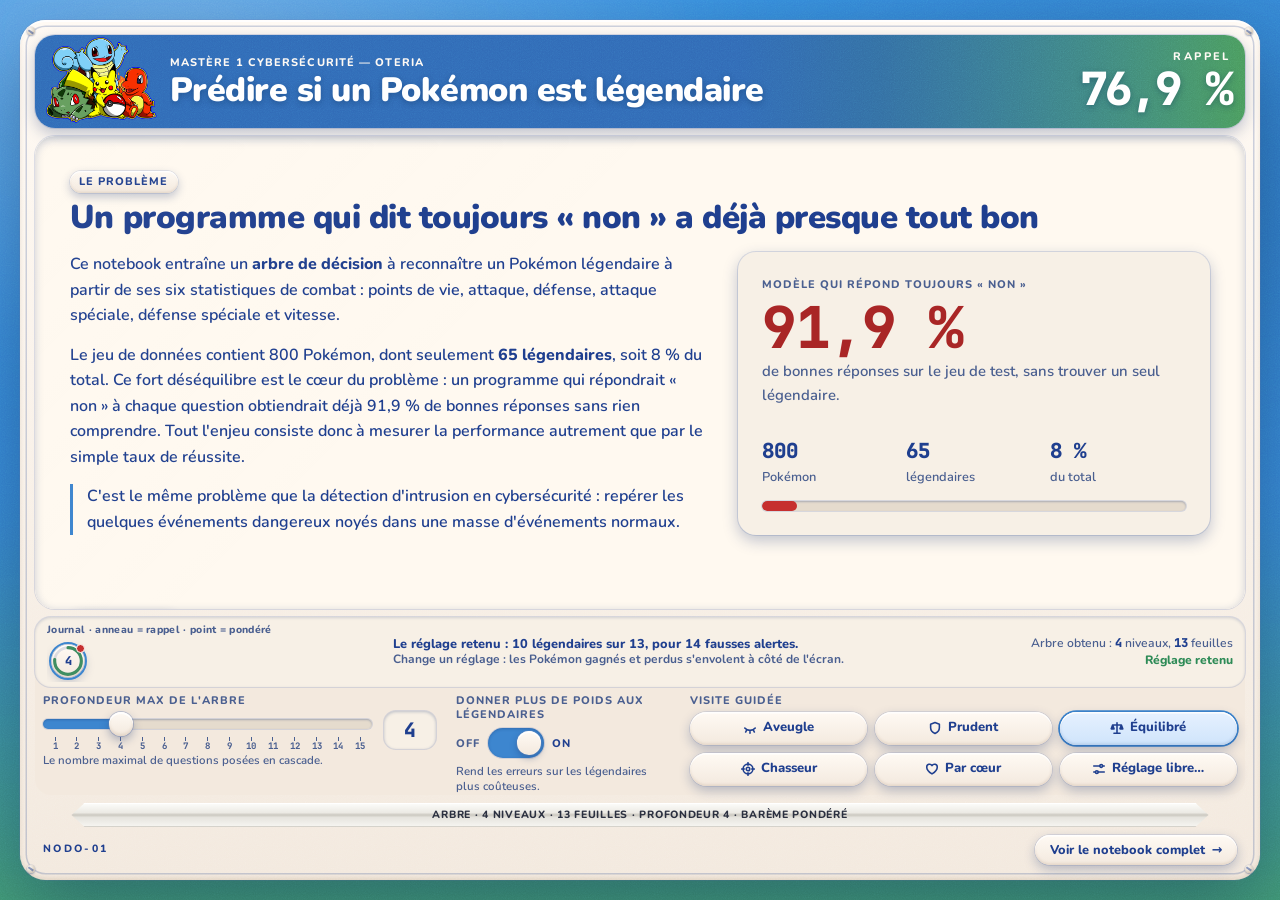
<file: docs/index.html>
<!doctype html>
<html lang="fr">
<head>
<meta charset="utf-8">
<meta name="viewport" content="width=device-width, initial-scale=1">
<meta name="color-scheme" content="light dark">
<title>Prédire si un Pokémon est légendaire</title>
<meta name="description" content="Un arbre de décision, ses réglages en direct, et ce qu'ils changent : surapprentissage, déséquilibre des classes, compromis rappel / précision.">
<link rel="icon" href="data:image/svg+xml,%3Csvg xmlns='http://www.w3.org/2000/svg' viewBox='0 0 32 32'%3E%3Ccircle cx='16' cy='16' r='14' fill='%232F6FD0' stroke='%23fff' stroke-width='3'/%3E%3Ccircle cx='11' cy='11' r='3.5' fill='%23fff'/%3E%3C/svg%3E">
<link rel="preload" href="fonts/Nunito-Variable.woff2" as="font" type="font/woff2" crossorigin>
<link rel="preload" href="fonts/JetBrainsMono-Variable.woff2" as="font" type="font/woff2" crossorigin>
<style>
/* ---------- Polices hébergées (licence SIL OFL 1.1, voir docs/fonts) ---------- */
@font-face {
  font-family: "JetBrains Mono";
  src: url("fonts/JetBrainsMono-Variable.woff2") format("woff2");
  font-weight: 100 800;
  font-style: normal;
  font-display: swap;
}
@font-face {
  font-family: "Nunito";
  src: url("fonts/Nunito-Variable.woff2") format("woff2");
  font-weight: 200 1000;
  font-style: normal;
  font-display: swap;
}

/* ---------- Palette ---------- */
:root {
  --ciel: #3d86cf;
  --ciel-clair: #3f8fd8;
  --herbe: #4a9b5e;
  --pastille-1: #fffaf4;
  --pastille-2: #f3e9de;
  --encre: #1f3f8f;
  --coque-haut: #fffaf4;
  --coque-bas: #f3e9de;
  --coque-texte: #1f3f8f;
  --coque-texte-2: #4a5f90;
  --creux: #f7f0e6;
  --creux-vide: #e5dbcd;
  --fond: #fff9f0;
  --surface: #fffdf9;
  --texte: #1f3f8f;
  --texte-2: #4a5f90;
  --bord: #e7dfd2;
  --afficheur: #f7f0e6;
  --afficheur-texte: #1f3f8f;
  --rouge: #C62F2F;
  --rouge-texte: #A92626;
  --sur-rouge: #FFFFFF;
  --bleu: #2F6FD0;
  --ambre: #D9891A;
  --vert: #2E8B57;
  --actif: #3d86cf;
  --filet: rgba(120, 140, 190, .25);
  --ombre-posee: 0 .35em .9em rgba(20, 50, 110, .28);
  --ombre-pastille:
    0 .12em 0 rgba(255, 255, 255, .9) inset,
    0 -.12em .2em rgba(160, 130, 100, .18) inset,
    0 .35em .9em rgba(20, 50, 110, .28),
    0 0 0 .06em rgba(120, 140, 190, .25);
  --ombre: var(--ombre-posee), 0 0 0 1px var(--filet);
  --ressort: cubic-bezier(.3, 1.6, .5, 1);
  --police: "Nunito", system-ui, -apple-system, "Segoe UI", sans-serif;
  --mono: "JetBrains Mono", ui-monospace, Consolas, monospace;
  --rayon: 18px;
  --duree: 160ms;
  /* Mise en page : deux largeurs centrées, une seule échelle d'espacement */
  --col-texte: 760px;
  --col-large: 1140px;
  --e1: .25rem;
  --e2: .5rem;
  --e3: .75rem;
  --e4: 1rem;
  --e5: 1.5rem;
  --e6: 2rem;
  --e7: 3rem;
  --e8: 4.5rem;
  /* La carte : marge autour, épaisseur du cadre crème, rayon extérieur */
  --marge: clamp(14px, 2.2vh, 30px);
  --cadre: clamp(10px, 1.2vw, 18px);
  --rayon-carte: clamp(18px, 2vw, 28px);
  --medaillon: clamp(56px, 9vh, 92px);
  color-scheme: light dark;
}
@media (prefers-color-scheme: dark) {
  :root {
    --actif: #5B93E8;
    --ciel: #1c4674;
    --ciel-clair: #215083;
    --herbe: #2a5f3c;
    --pastille-1: #f3ebdf;
    --pastille-2: #e2d7c8;
    --coque-haut: #1c2c46;
    --coque-bas: #15233a;
    --coque-texte: #e6eefb;
    --coque-texte-2: #b4c3dc;
    --creux: #101b2b;
    --creux-vide: #0c1522;
    --fond: #101b2b;
    --surface: #16243a;
    --texte: #e6eefb;
    --texte-2: #a9bbd8;
    --bord: #2a3b57;
    --afficheur: #0e1827;
    --afficheur-texte: #dcecff;
    --rouge: #E05252;
    --rouge-texte: #F49A91;
    --sur-rouge: #14161A;
    --bleu: #5B93E8;
    --ambre: #F0B840;
    --vert: #4CAF7D;
  }
}

/* ---------- Base ---------- */
*, *::before, *::after { box-sizing: border-box; }
html { -webkit-text-size-adjust: 100%; }
body {
  margin: 0;
  background: transparent;
  color: var(--texte);
  font-family: var(--police);
  font-size: 1rem;
  line-height: 1.6;
  overflow-wrap: break-word;
}
h1, h2, h3 { line-height: 1.15; margin: 0; text-wrap: balance; }
h2 { font-size: clamp(1.4rem, 1.2rem + .9vw, 1.85rem); font-weight: 750; letter-spacing: -.01em; }
p { margin: 0; }
a { color: var(--bleu); text-underline-offset: 2px; }
a:focus-visible, button:focus-visible, input:focus-visible, select:focus-visible {
  outline: 3px solid var(--bleu);
  outline-offset: 2px;
}
.nombre { font-family: var(--mono); font-variant-numeric: tabular-nums; }
.surtitre {
  color: var(--texte-2);
  font-size: .75rem;
  font-weight: 700;
  letter-spacing: .08em;
  text-transform: uppercase;
}
.lien-evitement {
  position: absolute;
  left: 16px;
  top: -60px;
  z-index: 50;
  padding: .5rem .9rem;
  border-radius: 8px;
  background: var(--surface);
  color: var(--texte);
}
.lien-evitement:focus { top: 8px; }

/* ---------- Sections ---------- */
.section + .section { margin-top: var(--e8); }
.section-tete { margin-bottom: 1rem; }
.carte {
  background: var(--surface);
  color: var(--texte);
  border: 1px solid var(--bord);
  border-radius: var(--rayon);
  box-shadow: var(--ombre);
}
.message {
  margin-bottom: 1.25rem;
  padding: .85rem 1rem;
  border: 1px solid var(--bord);
  border-left: 5px solid var(--ambre);
  border-radius: 10px;
  background: var(--surface);
  color: var(--texte);
}
.message[hidden] { display: none; }

/* ---------- Le problème ---------- */
.probleme {
  display: grid;
  grid-template-columns: minmax(0, 1.35fr) minmax(0, 1fr);
  gap: clamp(1rem, 3vw, 2rem);
  align-items: stretch;
}
.probleme-texte { display: grid; gap: .85rem; align-content: start; max-width: 66ch; }
.probleme-texte .cyber {
  padding-left: .9rem;
  border-left: 3px solid var(--bleu);
}
.piege { display: flex; flex-direction: column; padding: clamp(1.1rem, 2.5vw, 1.5rem); }
.piege-valeur {
  margin: .35rem 0 .2rem;
  color: var(--rouge);
  font-size: clamp(2.6rem, 2rem + 2.6vw, 3.6rem);
  font-weight: 700;
  line-height: 1;
  letter-spacing: -.03em;
  min-height: 1em;
}
.piege-legende { color: var(--texte-2); font-size: .93rem; }
.effectifs {
  display: grid;
  grid-template-columns: repeat(3, minmax(0, 1fr));
  gap: .5rem;
  margin-top: auto;
  padding-top: 1.1rem;
}
.effectif strong { display: block; font-size: 1.3rem; line-height: 1.2; min-height: 1.2em; }
.effectif span { color: var(--texte-2); font-size: .8rem; }
.barre-classes {
  height: 10px;
  margin-top: .75rem;
  overflow: hidden;
  border-radius: 999px;
  background: var(--bord);
}
.barre-classes div {
  width: 0;
  height: 100%;
  border-radius: 999px;
  background: var(--rouge);
  transition: width 200ms ease;
}

/* ---------- Panneau de contrôle ---------- */
.sr {
  position: absolute;
  width: 1px;
  height: 1px;
  overflow: hidden;
  clip-path: inset(50%);
  white-space: nowrap;
}
.intro { max-width: 76ch; }
div.intro { display: grid; gap: .7rem; }
/* ---------- Explications en direct ---------- */
.explications {
  display: grid;
  grid-template-columns: repeat(2, minmax(0, 1fr));
  gap: .85rem;
}
.explication { padding: 1rem 1.2rem; }
.explication-profondeur { border-left: 5px solid var(--bleu); }
.explication-profondeur .surtitre { color: var(--bleu); }
.explication-bareme { border-left: 5px solid var(--rouge); }
.explication-bareme .surtitre { color: var(--rouge); }
.explication h3 { margin: .25rem 0 .45rem; font-size: 1.05rem; font-weight: 750; }
.explication p:last-child { font-size: .93rem; line-height: 1.55; }

/* ---------- Mesures ---------- */
.mesures {
  display: grid;
  grid-template-columns: repeat(4, minmax(0, 1fr));
  gap: .85rem;
  margin-top: 1rem;
}
.mesure { display: flex; flex-direction: column; gap: .2rem; padding: 1rem 1.1rem; border-top: 4px solid var(--bord); }
.mesure-valeur {
  font-size: clamp(1.8rem, 1.35rem + 1.3vw, 2.45rem);
  font-weight: 700;
  line-height: 1.1;
  letter-spacing: -.05em;
  white-space: nowrap;
}
.mesure-aide { color: var(--texte-2); font-size: .84rem; line-height: 1.4; }
.mesure-bete { border-top: 4px solid var(--texte-2); }
.mesure-bete[data-verdict="mieux"] { border-top-color: var(--vert); }
.mesure-bete[data-verdict="moins"] { border-top-color: var(--ambre); }
.tableau-bord { margin-top: .85rem; overflow: hidden; }
.tableau-bord table { width: 100%; border-collapse: collapse; font-size: .92rem; }
.tableau-bord th, .tableau-bord td { padding: .55rem .9rem; border-bottom: 1px solid var(--bord); text-align: right; }
.tableau-bord tbody tr:last-child th, .tableau-bord tbody tr:last-child td { border-bottom: 0; }
.tableau-bord th:first-child { text-align: left; }
.tableau-bord thead th { color: var(--texte-2); font-size: .76rem; font-weight: 700; }
.tableau-bord tbody th { font-weight: 700; }
.tableau-bord td { font-family: var(--mono); font-variant-numeric: tabular-nums; white-space: nowrap; }
.ecart {
  display: inline-block;
  padding: .05rem .45rem;
  border-radius: 6px;
  background: color-mix(in srgb, var(--vert) 14%, transparent);
  transition: background var(--duree) ease;
}
.ecart.marque { background: color-mix(in srgb, var(--ambre) 32%, transparent); font-weight: 700; }
.note { margin-top: .5rem; color: var(--texte-2); font-size: .82rem; }

/* ---------- Matrice de confusion et listes ---------- */
.confusion {
  display: grid;
  grid-template-columns: minmax(0, 1fr) minmax(0, 1.1fr);
  gap: .85rem;
  align-items: stretch;
}
.bloc-matrice { padding: 1rem; }
.matrice { width: 100%; border-collapse: separate; border-spacing: .4rem; table-layout: fixed; }
.matrice th { color: var(--texte-2); font-size: .78rem; font-weight: 700; line-height: 1.25; }
.matrice .coin { width: 5.2rem; }
.matrice thead th { padding-bottom: .15rem; text-align: center; }
.matrice tbody th { padding-right: .25rem; text-align: left; }
.case {
  position: relative;
  height: 9.4rem;
  overflow: hidden;
  border: 1px solid var(--bord);
  border-radius: 10px;
  background: var(--fond);
  color: var(--texte);
  text-align: center;
  vertical-align: middle;
}
.case-fond {
  position: absolute;
  left: 50%;
  top: 50%;
  width: 0;
  height: 0;
  border-radius: 6px;
  transform: translate(-50%, -50%);
  transition: width 180ms ease, height 180ms ease;
}
.case-bon .case-fond { background: color-mix(in srgb, var(--vert) 34%, var(--surface)); }
.case-erreur .case-fond { background: color-mix(in srgb, var(--rouge) 32%, var(--surface)); }
.case-contenu { position: relative; display: block; padding: .3rem; }
.case strong { display: block; font-size: clamp(1.6rem, 1.3rem + 1vw, 2.2rem); line-height: 1.1; }
.case-libelle { display: block; font-size: .8rem; font-weight: 600; line-height: 1.25; }
.bloc-listes { display: grid; gap: .85rem; padding: 1rem 1.1rem; }
.groupe-tete { display: flex; align-items: baseline; justify-content: space-between; gap: .75rem; margin-bottom: .35rem; }
.groupe-tete h3 { font-size: .95rem; font-weight: 750; }
.groupe-tete .nombre { color: var(--texte-2); font-size: .9rem; font-weight: 700; }
.puces {
  display: flex;
  flex-wrap: wrap;
  align-content: flex-start;
  gap: .3rem;
  height: 6.1rem;
  margin: 0;
  padding: .1rem;
  overflow-y: auto;
  list-style: none;
}
.puces:focus-visible { outline: 3px solid var(--bleu); outline-offset: 1px; border-radius: 6px; }
.puce {
  padding: .1rem .5rem;
  border: 1px solid transparent;
  border-radius: 999px;
  color: var(--texte);
  font-size: .8rem;
  line-height: 1.45;
}
.puce-trouve { background: color-mix(in srgb, var(--vert) 22%, var(--surface)); border-color: color-mix(in srgb, var(--vert) 55%, var(--surface)); }
.puce-manque { background: color-mix(in srgb, var(--rouge) 20%, var(--surface)); border-color: color-mix(in srgb, var(--rouge) 55%, var(--surface)); }
.puce-alerte { background: var(--surface); border: 1px dashed var(--rouge); }
.puce-vide { padding-inline: 0; color: var(--texte-2); }

/* ---------- Graphiques ---------- */
.carte-graphique { padding: 1rem 1.1rem; }
.legende {
  display: flex;
  flex-wrap: wrap;
  gap: .3rem 1.1rem;
  margin-bottom: .55rem;
  color: var(--texte-2);
  font-size: .84rem;
}
.cle { display: inline-flex; align-items: center; gap: .4rem; }
.trait { display: inline-block; flex: none; width: 18px; height: 0; border-top: 2px solid var(--texte-2); }
.trait-train { border-color: var(--bleu); }
.trait-test { border-color: var(--rouge); }
.trait-bete { border-top-style: dashed; }
.pave-plateau { width: 14px; height: 12px; border-radius: 3px; background: color-mix(in srgb, var(--texte-2) 18%, transparent); }
.point-cle { width: 9px; height: 9px; border-radius: 50%; }
.point-normal { background: color-mix(in srgb, var(--texte-2) 55%, var(--surface)); }
.point-legendaire { background: var(--bleu); }
.anneau-cle { width: 12px; height: 12px; border: 2px solid var(--rouge); border-radius: 50%; }
.croix-cle { width: 12px; height: 12px; fill: none; stroke: var(--rouge); stroke-width: 2.2; stroke-linecap: round; }
.graphique { position: relative; width: 100%; min-height: 320px; touch-action: pan-y; }
#nuage { min-height: 420px; }
.graphique svg { display: block; max-width: 100%; }
.ax-grille { stroke: var(--bord); stroke-width: 1; }
.ax-texte { fill: var(--texte-2); font-family: var(--police); font-size: 11.5px; font-variant-numeric: tabular-nums; }
.ax-titre { fill: var(--texte-2); font-family: var(--police); font-size: 12px; font-weight: 700; }
.serie { fill: none; stroke-width: 2; stroke-linejoin: round; stroke-linecap: round; }
.serie-train { stroke: var(--bleu); }
.serie-test { stroke: var(--rouge); }
.ligne-bete { stroke: var(--texte-2); stroke-width: 1.5; stroke-dasharray: 5 4; }
.zone-plateau { fill: var(--texte-2); opacity: .1; }
.repere { stroke: var(--texte); stroke-width: 1; }
.survol-ligne { stroke: var(--texte-2); stroke-width: 1; }
.point-serie { stroke: var(--surface); stroke-width: 2; }
.point-train { fill: var(--bleu); }
.point-test { fill: var(--rouge); }
.etiquette { fill: var(--texte); font-family: var(--police); font-size: 12px; font-weight: 700; }
.capture { fill: transparent; cursor: crosshair; }
.pt-normal { fill: var(--texte-2); opacity: .38; }
.pt-legendaire { fill: var(--bleu); stroke: var(--surface); stroke-width: 1; }
.marque-alerte { fill: none; stroke: var(--rouge); stroke-width: 2; }
.marque-manque { fill: none; stroke: var(--rouge); stroke-width: 2.2; stroke-linecap: round; }
.pt-survol { fill: none; stroke: var(--texte); stroke-width: 2; pointer-events: none; }
.infobulle {
  position: absolute;
  left: 0;
  top: 0;
  z-index: 5;
  display: flex;
  flex-direction: column;
  gap: .1rem;
  max-width: 230px;
  padding: .45rem .65rem;
  border: 1px solid var(--bord);
  border-radius: 8px;
  background: var(--surface);
  color: var(--texte);
  box-shadow: 0 6px 18px rgb(0 0 0 / .2);
  font-size: .8rem;
  line-height: 1.35;
  pointer-events: none;
}
.infobulle[hidden] { display: none; }
.infobulle span { display: flex; align-items: center; gap: .4rem; color: var(--texte-2); }
.infobulle b { color: var(--texte); font-family: var(--mono); font-variant-numeric: tabular-nums; }
.valeurs { margin-top: .6rem; font-size: .88rem; }
.valeurs summary { color: var(--texte-2); font-weight: 700; cursor: pointer; }
.valeurs summary:focus-visible { outline: 3px solid var(--bleu); outline-offset: 2px; }
.defilement { overflow-x: auto; }
.valeurs table { width: 100%; margin-top: .4rem; border-collapse: collapse; }
.valeurs th, .valeurs td { padding: .25rem .6rem; border-bottom: 1px solid var(--bord); text-align: right; white-space: nowrap; }
.valeurs td { font-family: var(--mono); font-variant-numeric: tabular-nums; }
.valeurs th:first-child, .valeurs td:first-child { text-align: left; }
.ligne-choisie { background: color-mix(in srgb, var(--bleu) 15%, transparent); font-weight: 700; }
.axes { display: flex; flex-wrap: wrap; gap: .5rem 1rem; margin-bottom: .6rem; }
.axes label { display: inline-flex; align-items: center; gap: .4rem; font-size: .88rem; font-weight: 700; }
.axes select {
  min-height: 36px;
  padding: .2rem .5rem;
  border: 1px solid var(--bord);
  border-radius: 8px;
  background: var(--surface);
  color: var(--texte);
  font: inherit;
  font-weight: 500;
}

/* ---------- Règles de l'arbre ---------- */
.bloc-regles { padding: 1rem 1.1rem; }
.regles-tete { display: flex; flex-wrap: wrap; align-items: baseline; justify-content: space-between; gap: .25rem 1rem; margin-bottom: .6rem; }
.regles-tete strong { font-size: .95rem; }
.regles-message {
  margin-bottom: .6rem;
  padding: .55rem .75rem;
  border-left: 4px solid var(--ambre);
  border-radius: 6px;
  background: color-mix(in srgb, var(--ambre) 15%, var(--surface));
  color: var(--texte);
  font-size: .88rem;
}
.regles-message[hidden] { display: none; }
.regles {
  max-height: 26rem;
  margin: 0;
  padding: .7rem .8rem;
  overflow: auto;
  border: 1px solid var(--bord);
  border-radius: 10px;
  background: var(--fond);
  color: var(--texte);
  font-family: var(--mono);
  font-size: .8rem;
  line-height: 1.5;
}
.regles:focus-visible { outline: 3px solid var(--bleu); outline-offset: 2px; }
.regle-vrai { border-radius: 3px; background: color-mix(in srgb, var(--vert) 26%, transparent); font-weight: 700; }

/* ---------- Données et textes ---------- */
code {
  padding: .05em .3em;
  border-radius: 4px;
  background: color-mix(in srgb, var(--texte-2) 14%, transparent);
  font-family: var(--mono);
  font-size: .88em;
}
.donnees { display: grid; grid-template-columns: minmax(0, 1.6fr) minmax(0, 1fr); gap: .85rem; }
.bloc-donnees { display: flex; flex-direction: column; gap: .6rem; padding: 1rem 1.15rem; }
.bloc-donnees h3 { font-size: 1.05rem; font-weight: 750; }
.apercu { width: 100%; border-collapse: collapse; font-size: .82rem; }
.apercu th, .apercu td { padding: .3rem .45rem; border-bottom: 1px solid var(--bord); text-align: right; white-space: nowrap; }
.apercu thead th { color: var(--texte-2); font-size: .74rem; }
.apercu th:first-child, .apercu td:first-child { text-align: left; }
.apercu td { font-variant-numeric: tabular-nums; }
.repartition { display: grid; gap: .1rem; margin-top: auto; padding-top: .3rem; }
.sommaire { display: flex; flex-wrap: wrap; gap: .4rem; margin: .85rem 0; }
.sommaire a {
  display: inline-flex;
  align-items: center;
  min-height: 36px;
  padding: .2rem .85rem;
  border: 1px solid var(--bord);
  border-radius: 999px;
  background: var(--surface);
  color: var(--texte);
  font-size: .88rem;
  font-weight: 600;
  text-decoration: none;
}
.sommaire a:hover { border-color: var(--bleu); }
.prose { padding: clamp(1rem, 2.5vw, 1.6rem); scroll-margin-top: 130px; }
.prose + .prose { margin-top: .85rem; }
.prose > * { max-width: 74ch; }
.prose > .defilement { max-width: 100%; }
.prose > :first-child { margin-top: 0; }
.prose p, .prose ul { margin: .75rem 0 0; }
.prose ul { padding-left: 1.2rem; }
.prose li + li { margin-top: .35rem; }
.prose h3 { font-size: clamp(1.2rem, 1.1rem + .5vw, 1.4rem); font-weight: 750; }
.prose h4 { margin: 1.5rem 0 0; font-size: 1.04rem; font-weight: 750; line-height: 1.25; }
.prose h3 + p { margin-top: .5rem; }
.prose .defilement { margin-top: .85rem; }
.prose table { width: 100%; border-collapse: collapse; font-size: .9rem; }
.prose th, .prose td { padding: .4rem .65rem; border-bottom: 1px solid var(--bord); text-align: right; white-space: nowrap; }
.prose thead th { color: var(--texte-2); font-size: .8rem; }
.prose th:first-child, .prose td:first-child { text-align: left; }
.prose td { font-variant-numeric: tabular-nums; }
.vers-notebook {
  display: flex;
  align-items: center;
  justify-content: space-between;
  gap: 1rem 1.5rem;
  padding: 1rem 1.2rem;
}
.vers-notebook p { max-width: 70ch; }

@media (max-width: 1000px) {
  .donnees { grid-template-columns: minmax(0, 1fr); }
  .confusion { grid-template-columns: minmax(0, 1fr); }
  .mesures { grid-template-columns: repeat(2, minmax(0, 1fr)); }
}

/* ---------- Pied de page ---------- */
.pied {
  margin-top: clamp(1rem, 3vw, 2rem);
  padding-block: 1.5rem;
  border-top: 1px solid var(--bord);
  color: var(--texte-2);
  font-size: .88rem;
}
.pied-grille {
  display: grid;
  grid-template-columns: minmax(0, 1fr) minmax(0, 1fr);
  gap: .75rem 2rem;
}
.pied ul { display: flex; flex-wrap: wrap; gap: .25rem 1.1rem; margin: 0; padding: 0; list-style: none; }

/* ---------- Téléphone ---------- */
@media (max-width: 760px) {
  .probleme, .pied-grille { grid-template-columns: minmax(0, 1fr); }
  .explications, .mesures { grid-template-columns: minmax(0, 1fr); }
  .explications { margin-top: 1.1rem; }
  .mesure {
    display: grid;
    grid-template-columns: minmax(0, 1fr) auto;
    column-gap: .75rem;
    align-items: center;
  }
  .mesure .surtitre { grid-column: 1; grid-row: 1; }
  .mesure-aide { grid-column: 1; grid-row: 2; }
  .mesure-valeur { grid-column: 2; grid-row: 1 / span 2; font-size: 1.65rem; }
  .tableau-bord th, .tableau-bord td { padding: .5rem .55rem; }
  .tableau-bord table { font-size: .84rem; }
  .bloc-matrice { padding: .6rem; }
  .matrice { border-spacing: .25rem; }
  .matrice .coin { width: 4.7rem; }
  .matrice th { font-size: .72rem; }
  .case { height: 8rem; }
  .case-libelle { font-size: .74rem; }
  .puces { height: auto; min-height: 1.7rem; overflow: visible; }
  .carte-graphique, .bloc-regles { padding: .8rem; }
  .graphique { min-height: 250px; }
  #nuage { min-height: 300px; }
  .regles { max-height: 20rem; font-size: .72rem; }
  .prose { scroll-margin-top: 12px; }
  .prose th, .prose td { padding: .32rem .16rem; }
  .prose thead th { white-space: normal; vertical-align: bottom; font-size: .64rem; line-height: 1.2; }
  .prose table { font-size: .7rem; }
  .vers-notebook { flex-direction: column; align-items: stretch; }
}

/* ---------- L'appareil : ciel, pastilles crème, ombres douces ---------- */
html { background: var(--ciel); }
/* La page ne défile pas : seule la fenêtre de la carte défile. */
html, body { height: 100%; overflow: hidden; }
body { font-weight: 600; }
strong { font-weight: 800; }
body::before {
  content: "";
  position: fixed;
  inset: -8%;
  z-index: -2;
  background:
    radial-gradient(52% 42% at 20% 12%, color-mix(in srgb, var(--ciel-clair) 72%, #fff) 0, transparent 70%),
    radial-gradient(46% 40% at 84% 26%, color-mix(in srgb, var(--ciel) 82%, #0f2c5c) 0, transparent 72%),
    linear-gradient(180deg, var(--ciel-clair) 0%, var(--ciel) 56%, var(--herbe) 100%);
  filter: blur(40px) saturate(1.1);
  transform: scale(1.05);
  pointer-events: none;
}
body::after {
  content: "";
  position: fixed;
  inset: 0;
  z-index: -1;
  opacity: .22;
  mix-blend-mode: overlay;
  background-image: url("data:image/svg+xml,%3Csvg xmlns='http://www.w3.org/2000/svg' width='220' height='220'%3E%3Cfilter id='g'%3E%3CfeTurbulence type='fractalNoise' baseFrequency='0.9' numOctaves='2' stitchTiles='stitch'/%3E%3CfeColorMatrix type='saturate' values='0'/%3E%3C/filter%3E%3Crect width='100%25' height='100%25' filter='url(%23g)'/%3E%3C/svg%3E");
  pointer-events: none;
}
.lecture { width: min(100%, var(--col-large)); margin-inline: auto; }
.lecture p { max-width: 70ch; }
.lecture .systeme p { max-width: none; }
/* La carte : hauteur fixe, centrée, le fond reste visible tout autour (--marge).
   Trois rangées : bandeau, fenêtre qui défile, commandes. */
.boitier {
  position: relative;
  isolation: isolate;
  display: grid;
  grid-template-rows: auto minmax(0, 1fr) auto auto auto;
  gap: var(--e2);
  width: min(100% - 2 * var(--marge), 1380px);
  height: calc(100vh - 2 * var(--marge));
  height: calc(100dvh - 2 * var(--marge));
  margin: var(--marge) auto;
  padding: var(--cadre);
  border-radius: var(--rayon-carte);
  background: linear-gradient(180deg, var(--pastille-1), var(--pastille-2));
  color: var(--coque-texte);
  box-shadow:
    0 .12em 0 rgba(255, 255, 255, .9) inset,
    0 -.14em .25em rgba(160, 130, 100, .22) inset,
    0 30px 80px rgba(10, 40, 80, .4),
    0 0 0 1px var(--filet);
}
/* Le liseré : trait fin entre le bord crème et le contenu, comme sur une carte. */
.boitier::after {
  content: "";
  position: absolute;
  inset: calc(var(--cadre) * .45);
  z-index: 1;
  border-radius: calc(var(--rayon-carte) - var(--cadre) * .45);
  box-shadow: 0 0 0 1.5px rgba(31, 63, 143, .22);
  pointer-events: none;
}
.boitier::before {
  content: "";
  position: absolute;
  inset: 0;
  z-index: -1;
  border-radius: inherit;
  opacity: .22;
  mix-blend-mode: overlay;
  background-image: url("data:image/svg+xml,%3Csvg xmlns='http://www.w3.org/2000/svg' width='220' height='220'%3E%3Cfilter id='g'%3E%3CfeTurbulence type='fractalNoise' baseFrequency='0.9' numOctaves='2' stitchTiles='stitch'/%3E%3CfeColorMatrix type='saturate' values='0'/%3E%3C/filter%3E%3Crect width='100%25' height='100%25' filter='url(%23g)'/%3E%3C/svg%3E");
  pointer-events: none;
}
.vis {
  position: absolute;
  z-index: 2;
  width: 8px;
  height: 8px;
  border-radius: 50%;
  background: radial-gradient(circle at 35% 30%, #fffaf4, #cfc3b2 80%);
  box-shadow: 0 1px 2px rgba(20, 50, 110, .35), 0 0 0 .5px var(--filet);
}
.vis::after {
  content: "";
  position: absolute;
  left: 1px;
  right: 1px;
  top: 3.25px;
  height: 1.5px;
  background: rgba(31, 63, 143, .5);
  transform: rotate(35deg);
}
/* Les vis restent à l'intérieur des coins arrondis. */
.vis-hg { left: calc(var(--rayon-carte) * .3); top: calc(var(--rayon-carte) * .3); }
.vis-hd { right: calc(var(--rayon-carte) * .3); top: calc(var(--rayon-carte) * .3); }
.vis-bg { left: calc(var(--rayon-carte) * .3); bottom: calc(var(--rayon-carte) * .3); }
.vis-bd { right: calc(var(--rayon-carte) * .3); bottom: calc(var(--rayon-carte) * .3); }

/* Bandeau */
.bandeau {
  position: relative;
  z-index: 2;
  isolation: isolate;
  display: grid;
  grid-template-columns: auto minmax(0, 1fr) auto;
  align-items: center;
  gap: 16px;
  padding: 6px 14px;
  overflow: hidden;
  border-radius: 20px;
  background:
    linear-gradient(90deg, rgb(31 63 143 / .46) 0, rgb(31 63 143 / .38) 70%, rgb(31 63 143 / 0) 100%),
    linear-gradient(90deg, var(--ciel-clair) 0, var(--ciel) 58%, var(--herbe) 100%);
  color: #FFFFFF;
  box-shadow: var(--ombre-posee), 0 0 0 1px var(--filet);
}
.bandeau::before {
  content: "";
  position: absolute;
  inset: 0;
  z-index: -1;
  opacity: .22;
  mix-blend-mode: overlay;
  background-image: url("data:image/svg+xml,%3Csvg xmlns='http://www.w3.org/2000/svg' width='220' height='220'%3E%3Cfilter id='g'%3E%3CfeTurbulence type='fractalNoise' baseFrequency='0.9' numOctaves='2' stitchTiles='stitch'/%3E%3CfeColorMatrix type='saturate' values='0'/%3E%3C/filter%3E%3Crect width='100%25' height='100%25' filter='url(%23g)'/%3E%3C/svg%3E");
  pointer-events: none;
}
/* Médaillon : la mascotte dans un rond crème cerclé d'un anneau fin. */
.medaillon {
  flex: none;
  display: grid;
  place-items: center;
  width: var(--medaillon);
  aspect-ratio: 1;
  overflow: hidden;
  border-radius: 50%;
  background: linear-gradient(180deg, var(--pastille-1), var(--pastille-2));
  box-shadow: var(--ombre-pastille), 0 0 0 2px rgba(31, 63, 143, .35);
}
.medaillon .mascotte { width: 92%; height: 92%; }
/* Avec la photo : aucun cadre, la photo apparaît telle quelle, jamais rognée. */
.medaillon:has(.avec-portrait) {
  width: auto;
  height: var(--medaillon);
  aspect-ratio: auto;
  overflow: visible;
  border-radius: 0;
  background: none;
  box-shadow: none;
}
.medaillon .mascotte.avec-portrait { width: auto; height: 100%; aspect-ratio: 164 / 127; filter: none; }
.titre-appareil { min-width: 0; }
.titre-appareil .surtitre { color: #FFFAF4; font-size: 11px; font-weight: 800; letter-spacing: .1em; }
.titre-appareil h1 {
  overflow: hidden;
  color: #FFFFFF;
  font-size: clamp(1.35rem, .95rem + 1.45vw, 2.3rem);
  font-weight: 900;
  line-height: 1.1;
  letter-spacing: -.015em;
  text-overflow: ellipsis;
  white-space: nowrap;
  text-shadow: 0 2px 6px rgba(10, 40, 80, .35);
}
/* La mesure phare, à droite du bandeau, à la place des points de vie d'une carte. */
.mesure-phare {
  display: grid;
  justify-items: end;
  gap: var(--e1);
  line-height: 1;
}
.mesure-phare-libelle { color: #FFFAF4; font-size: 11px; font-weight: 800; letter-spacing: .22em; text-transform: uppercase; }
.mesure-phare-valeur {
  color: #FFFFFF;
  font-size: clamp(1.8rem, 1.1rem + 2.2vw, 3.1rem);
  font-weight: 800;
  letter-spacing: -.04em;
  white-space: nowrap;
  text-shadow: 0 2px 6px rgba(10, 40, 80, .35);
}
/* Pied de carte (contenu complet au tour suivant). */
.pied-carte {
  position: relative;
  z-index: 2;
  display: flex;
  align-items: center;
  justify-content: space-between;
  gap: var(--e4);
  padding-inline: var(--e2);
  color: var(--encre);
}
.reference { font-size: 10.5px; font-weight: 800; letter-spacing: .22em; }
.pied-carte .bouton { min-height: 30px; padding: .15rem .9rem; font-size: .8rem; }

/* Pastilles */
.bouton, .preset, .sommaire a, .axes select, .jeton {
  border: 0;
  background: linear-gradient(180deg, var(--pastille-1), var(--pastille-2));
  color: var(--encre);
  box-shadow: var(--ombre-pastille);
}
.bouton, .preset, .sommaire a {
  border-radius: 2em;
  font-family: var(--police);
  font-weight: 800;
  text-decoration: none;
  transition: transform .45s var(--ressort);
}
.bouton {
  display: inline-flex;
  align-items: center;
  justify-content: center;
  gap: .45rem;
  min-height: 40px;
  padding: .4rem 1rem;
  font-size: .86rem;
  white-space: nowrap;
}
@media (hover: hover) {
  .bouton:hover, .preset:hover, .sommaire a:hover { background: linear-gradient(180deg, #fff, #e6f1ff); transform: scale(1.08); }
}
.bouton:active, .preset:active, .preset.creux, .sommaire a:active { transform: scale(.9); transition-duration: .06s; }
.bouton:focus-visible, .preset:focus-visible, .sommaire a:focus-visible, .axes select:focus-visible { outline: 3px solid var(--actif); outline-offset: 2px; }
.bandeau .bouton:focus-visible { outline-color: #FFFFFF; }

/* Nodo, la mascotte indicatrice */
.mascotte {
  --halo-rgb: 46 139 87;
  --pulse: .6;
  flex: none;
  width: 88px;
  height: 88px;
  overflow: visible;
  filter: drop-shadow(0 .2em .35em rgba(10, 40, 80, .3));
}
.m-aura {
  fill: rgb(var(--halo-rgb));
  opacity: calc(.38 + .42 * var(--pulse));
  transform: scale(calc(.92 + .1 * var(--pulse)));
  transform-origin: 60px 64px;
}
.m-corps { transform: translateY(calc(var(--pulse) * -4px)); }
.m-trait { fill: none; stroke: #1f3f8f; stroke-width: 3.2; stroke-linecap: round; }
.m-noeud { fill: #fffaf4; stroke: #1f3f8f; stroke-width: 2.6; }
.m-feuille { fill: rgb(var(--halo-rgb)); stroke: #1f3f8f; stroke-width: 2.6; }
.m-oreille { fill: #4a9b5e; stroke: #1f3f8f; stroke-width: 2.8; }
.m-pied { fill: #3d86cf; stroke: #1f3f8f; stroke-width: 2.8; }
.m-tete { fill: #fffaf4; stroke: #1f3f8f; stroke-width: 3; }
.m-ombre { fill: #f3e9de; }
.m-visiere { fill: #1f3f8f; stroke: #1f3f8f; stroke-width: 2.4; }
.m-joue { fill: #e8cfae; opacity: .9; }
.yeux { display: none; }
.m-oeil { fill: #bfe3ff; }
.m-reflet { fill: #FFFFFF; }
.m-ligne { fill: none; stroke: #bfe3ff; stroke-width: 3; stroke-linecap: round; stroke-linejoin: round; }
.yeux-vertige .m-ligne { stroke: #ffe3b8; stroke-width: 2.4; }
[data-humeur="calme"] .yeux-calme,
[data-humeur="concentre"] .yeux-concentre,
[data-humeur="vertige"] .yeux-vertige { display: inline; }
/* Si docs/image.png existe, elle remplace le dessin de Nodo. */
.m-portrait-bloc { display: none; transform: translateY(calc(var(--pulse) * -3px)); }
.mascotte.avec-portrait {
  width: auto;
  aspect-ratio: 164 / 120;
  filter: drop-shadow(0 0 calc(2px + 4px * var(--pulse)) rgb(var(--halo-rgb))) drop-shadow(0 .15em .25em rgba(10, 40, 80, .3));
}
.mascotte.avec-portrait .m-aura,
.mascotte.avec-portrait .m-corps { display: none; }
.mascotte.avec-portrait .m-portrait-bloc { display: inline; }

/* Écran */
/* La fenêtre : en retrait dans la carte, elle seule défile. */
.ecran-cadre {
  position: relative;
  display: grid;
  grid-template-columns: minmax(0, 1fr);
  min-height: 0;
  overflow: hidden;
  border-radius: 20px;
  background: var(--fond);
  box-shadow: 0 0 0 1px var(--filet);
}
.ecran-cadre::after {
  content: "";
  position: absolute;
  inset: 0;
  z-index: 3;
  border-radius: inherit;
  background: linear-gradient(135deg, rgb(255 255 255 / .04) 0, rgb(255 255 255 / 0) 38%);
  box-shadow: inset 0 2px 8px rgba(20, 50, 110, .22);
  pointer-events: none;
}
.ecran {
  min-width: 0;
  min-height: 0;
  overflow: auto;
  overscroll-behavior: contain;
  background: var(--fond);
  color: var(--texte);
  scroll-behavior: smooth;
  scrollbar-color: color-mix(in srgb, var(--texte-2) 55%, transparent) transparent;
}
.ecran:focus-visible { outline: 3px solid var(--actif); outline-offset: -3px; }
main { padding: clamp(16px, 2.6vw, 32px); }
main:focus { outline: none; }
/* Envols : couche sans fond posée sur la fenêtre, côté droit.
   Elle ne réserve aucune place et ne capte aucun clic. */
.envols-colonne {
  position: absolute;
  z-index: 4;
  top: var(--e4);
  bottom: var(--e4);
  right: var(--e4);
  width: 176px;
  pointer-events: none;
}
.envols { position: absolute; inset: 0; overflow: hidden; }
.envol {
  position: absolute;
  max-width: 100%;
  padding: .12rem .55rem;
  overflow: hidden;
  border-radius: 2em;
  background: linear-gradient(180deg, #fffaf4, #f3e9de);
  font-family: var(--police);
  font-size: .72rem;
  font-weight: 800;
  line-height: 1.3;
  text-overflow: ellipsis;
  white-space: nowrap;
}
.envol-gagne { color: #1d6a3e; box-shadow: var(--ombre-posee), 0 0 0 1.5px rgba(46, 139, 87, .75); }
.envol-perdu { color: #4d5668; box-shadow: var(--ombre-posee), 0 0 0 1.5px rgba(90, 100, 120, .55); }
.envol-alerte { color: #A92626; box-shadow: var(--ombre-posee), 0 0 0 1.5px rgba(198, 47, 47, .7); }

/* Bande d'état */
.etat {
  display: grid;
  grid-template-columns: minmax(170px, .85fr) minmax(0, 1.6fr) auto;
  align-items: center;
  gap: 14px;
  padding: 5px 12px;
  border-radius: 16px;
  background: var(--creux);
  color: var(--coque-texte);
  box-shadow: inset 0 1px 3px rgba(20, 50, 110, .16), 0 0 0 1px var(--filet);
}
.journal-bloc { display: flex; flex-direction: column; gap: 1px; min-width: 0; }
.journal-titre { color: var(--coque-texte-2); font-size: 10.5px; font-weight: 800; letter-spacing: .03em; white-space: nowrap; overflow: hidden; text-overflow: ellipsis; }
.journal { display: flex; gap: 6px; min-height: 42px; margin: 0; padding: 5px; overflow-x: auto; list-style: none; scrollbar-width: none; }
.journal::-webkit-scrollbar { display: none; }
.journal li { flex: none; }
.jeton {
  position: relative;
  display: grid;
  place-items: center;
  width: 32px;
  height: 32px;
  padding: 0;
  border-radius: 50%;
  font-family: var(--mono);
  font-size: .76rem;
  font-weight: 800;
  font-variant-numeric: tabular-nums;
  cursor: pointer;
}
.jeton svg { position: absolute; inset: 0; width: 100%; height: 100%; }
.jeton span { position: relative; }
.jeton-fond { fill: none; stroke: rgba(31, 63, 143, .14); stroke-width: 3; }
.jeton-anneau { fill: none; stroke-width: 3.5; stroke-linecap: round; }
.jeton[aria-current="true"] { outline: 2.5px solid var(--actif); outline-offset: 1px; }
.jeton:focus-visible { outline: 3px solid var(--encre); outline-offset: 1px; }
.jeton-pondere::after {
  content: "";
  position: absolute;
  top: -1px;
  right: -1px;
  width: 9px;
  height: 9px;
  border: 1.5px solid #fffaf4;
  border-radius: 50%;
  background: #C62F2F;
}
.etat-messages { min-width: 0; font-size: .8rem; line-height: 1.3; }
.phrase-jeu { color: var(--coque-texte); font-weight: 800; }
#bilan { color: var(--coque-texte-2); font-size: .75rem; font-weight: 700; }
.etat-arbre { color: var(--coque-texte-2); font-size: .76rem; line-height: 1.35; text-align: right; white-space: nowrap; }
.etat-arbre strong { color: var(--coque-texte); }
.badge-retenu { color: var(--vert); font-weight: 800; }

/* Commandes */
/* Bande métallique : fine bande argentée aux extrémités en pointe, données en petit.
   Un peu moins large que la zone qu'elle souligne, centrée. */
.bande-metal {
  position: relative;
  z-index: 2;
  justify-self: center;
  width: 94%;
  margin: 0;
  padding: 4px 30px;
  background: linear-gradient(180deg,
    #fdfdfb 0%, #eceae4 40%, #cbc8c0 50%, #e6e4de 60%, #f7f6f2 100%);
  box-shadow:
    inset 0 1px 0 rgba(255, 255, 255, .95),
    inset 0 -1px 0 rgba(120, 115, 105, .35),
    0 1px 3px rgba(20, 50, 110, .28);
  color: #2b3040;
  font-family: var(--police);
  font-size: 10.5px;
  font-weight: 800;
  letter-spacing: .07em;
  line-height: 1.5;
  text-align: center;
  text-transform: uppercase;
  text-wrap: balance;
  clip-path: polygon(
    13px 0, calc(100% - 13px) 0, 100% 50%,
    calc(100% - 13px) 100%, 13px 100%, 0 50%
  );
}
@media (prefers-color-scheme: dark) {
  .bande-metal {
    background: linear-gradient(180deg,
      #434b5c 0%, #2b3240 40%, #1b2129 50%, #2e3542 60%, #3d4452 100%);
    color: #e8eefb;
    box-shadow:
      inset 0 1px 0 rgba(255, 255, 255, .18),
      inset 0 -1px 0 rgba(0, 0, 0, .45),
      0 1px 3px rgba(0, 0, 0, .4);
  }
}

/* Rangée du bas de la carte : état et pupitre (habillage complet à venir). */
.commandes {
  position: relative;
  z-index: 2;
  display: grid;
  gap: var(--e1);
  border-radius: 16px;
  background: var(--coque-bas);
}
.pupitre {
  display: grid;
  grid-template-columns: minmax(250px, 1.15fr) 214px minmax(340px, 1.6fr);
  gap: 20px;
  padding: 3px 8px 2px;
}
.commande { min-width: 0; border-radius: 10px; }
.grave {
  display: block;
  color: var(--coque-texte-2);
  font-size: 11px;
  font-weight: 800;
  letter-spacing: .09em;
  line-height: 1.25;
  text-transform: uppercase;
}
.libelle-court { display: none; }
.pupitre .aide { margin-top: 2px; color: var(--coque-texte-2); font-size: .72rem; line-height: 1.25; }
.ligne-curseur { display: flex; align-items: flex-start; gap: 12px; margin-top: 3px; }
.rainure { flex: 1; min-width: 0; }
#profondeur {
  --pos: calc(12px + (100% - 24px) * var(--progres, .2143));
  display: block;
  width: 100%;
  height: 26px;
  margin: 0;
  appearance: none;
  background: transparent;
  cursor: pointer;
}
#profondeur::-webkit-slider-runnable-track {
  height: 10px;
  border-radius: 999px;
  background: linear-gradient(90deg, var(--actif) var(--pos), var(--creux-vide) var(--pos));
  box-shadow: inset 0 1px 2px rgba(20, 50, 110, .3), 0 0 0 1px var(--filet);
}
#profondeur::-moz-range-track {
  height: 10px;
  border-radius: 999px;
  background: linear-gradient(90deg, var(--actif) var(--pos), var(--creux-vide) var(--pos));
  box-shadow: inset 0 1px 2px rgba(20, 50, 110, .3), 0 0 0 1px var(--filet);
}
#profondeur::-webkit-slider-thumb {
  appearance: none;
  width: 24px;
  height: 24px;
  margin-top: -7px;
  border: 0;
  border-radius: 50%;
  background: linear-gradient(180deg, #fffaf4, #f3e9de);
  box-shadow: 0 2px 0 rgba(255, 255, 255, .9) inset, 0 -2px 3px rgba(160, 130, 100, .18) inset, 0 4px 10px rgba(20, 50, 110, .35), 0 0 0 1px rgba(120, 140, 190, .4);
}
#profondeur::-moz-range-thumb {
  width: 24px;
  height: 24px;
  border: 0;
  border-radius: 50%;
  background: linear-gradient(180deg, #fffaf4, #f3e9de);
  box-shadow: 0 2px 0 rgba(255, 255, 255, .9) inset, 0 -2px 3px rgba(160, 130, 100, .18) inset, 0 4px 10px rgba(20, 50, 110, .35), 0 0 0 1px rgba(120, 140, 190, .4);
}
#profondeur:focus-visible { outline: none; }
#profondeur:focus-visible::-webkit-slider-thumb { outline: 3px solid var(--actif); outline-offset: 2px; }
#profondeur:focus-visible::-moz-range-thumb { outline: 3px solid var(--actif); outline-offset: 2px; }
.graduations { display: flex; justify-content: space-between; padding-inline: 12px; color: var(--coque-texte-2); font-family: var(--mono); font-size: 9px; line-height: 1; }
.graduations span { position: relative; display: flex; justify-content: center; width: 0; padding-top: 5px; }
.graduations span::before { content: ""; position: absolute; top: 0; width: 1px; height: 4px; background: var(--coque-texte-2); }
.fenetre {
  display: grid;
  place-items: center;
  flex: none;
  width: 52px;
  height: 38px;
  border-radius: 12px;
  background: var(--creux);
  color: var(--coque-texte);
  font-size: 1.25rem;
  font-weight: 800;
  box-shadow: inset 0 1px 3px rgba(20, 50, 110, .25), 0 0 0 1px var(--filet);
}
.inverseur {
  position: relative;
  display: inline-flex;
  align-items: center;
  gap: 8px;
  min-height: 38px;
  margin-top: 3px;
  color: var(--coque-texte-2);
  font-size: 11px;
  font-weight: 800;
  letter-spacing: .08em;
  cursor: pointer;
}
.inverseur input { position: absolute; inset: 0; width: 100%; height: 100%; margin: 0; opacity: 0; cursor: pointer; }
.inv-corps {
  position: relative;
  display: block;
  width: 56px;
  height: 30px;
  border-radius: 2em;
  background: var(--creux-vide);
  box-shadow: inset 0 1px 3px rgba(20, 50, 110, .3), 0 0 0 1px var(--filet);
  transition: background .2s ease;
}
.inv-levier {
  position: absolute;
  top: 3px;
  left: 3px;
  width: 24px;
  height: 24px;
  border-radius: 50%;
  background: linear-gradient(180deg, #fffaf4, #f3e9de);
  box-shadow: 0 2px 0 rgba(255, 255, 255, .9) inset, 0 3px 7px rgba(20, 50, 110, .35), 0 0 0 1px rgba(120, 140, 190, .35);
  transition: transform .45s var(--ressort);
}
.inverseur input:checked ~ .inv-corps { background: var(--actif); }
.inverseur input:checked ~ .inv-corps .inv-levier { transform: translateX(26px); }
.inverseur input:checked ~ .inv-on, .inverseur input:not(:checked) ~ .inv-off { color: var(--coque-texte); }
.inverseur input:focus-visible ~ .inv-corps { outline: 3px solid var(--actif); outline-offset: 2px; }
.presets { display: grid; grid-template-columns: repeat(3, minmax(0, 1fr)); gap: 8px; margin-top: 4px; }
.preset {
  display: inline-flex;
  align-items: center;
  justify-content: center;
  gap: 6px;
  min-width: 0;
  min-height: 33px;
  padding: 3px 8px;
  font-size: .82rem;
  line-height: 1.05;
  white-space: nowrap;
  cursor: pointer;
}
.preset svg { flex: none; width: 14px; height: 14px; fill: none; stroke: currentColor; stroke-width: 1.8; stroke-linecap: round; stroke-linejoin: round; }
.preset[aria-pressed="true"] {
  background: linear-gradient(180deg, #e6f1ff, #cfe4fb);
  box-shadow:
    0 .12em 0 rgba(255, 255, 255, .9) inset,
    0 -.12em .2em rgba(60, 100, 160, .18) inset,
    0 .35em .9em rgba(20, 50, 110, .28),
    0 0 0 .14em #3d86cf;
}
.commande-profondeur.signal { animation: signal-commande .7s ease-out 2; }
@keyframes signal-commande {
  0% { box-shadow: 0 0 0 0 rgb(61 134 207 / .8); }
  100% { box-shadow: 0 0 0 10px rgb(61 134 207 / 0); }
}

/* Contenu de l'écran */
h1, h2 { font-family: var(--police); font-weight: 900; letter-spacing: -.015em; }
h2 { color: var(--texte); font-size: clamp(1.5rem, 1.25rem + 1vw, 2.1rem); line-height: 1.1; }
h3, h4, .prose h3, .prose h4, .bloc-donnees h3, .groupe-tete h3, .explication h3 { font-weight: 800; letter-spacing: -.01em; }
.surtitre { font-weight: 800; }
.section-tete .surtitre {
  display: inline-block;
  margin-bottom: .45rem;
  padding: .2em .85em;
  border-radius: 2em;
  background: linear-gradient(180deg, var(--pastille-1), var(--pastille-2));
  color: var(--encre);
  font-size: 11px;
  letter-spacing: .09em;
  box-shadow: var(--ombre-pastille);
}
.carte {
  border: 0;
  border-radius: var(--rayon);
  background: var(--surface);
  box-shadow: var(--ombre-posee), 0 0 0 1px var(--filet);
}
.prose h3, .bloc-donnees h3, .groupe-tete h3 { color: var(--texte); }
.prose h4 { color: var(--texte); }
.prose thead th, .apercu thead th, .tableau-bord thead th { color: var(--texte-2); font-weight: 800; }
.prose + .prose { margin-top: 1.1rem; }
.prose p + h3, .prose ul + h3, .prose ol + h3 { margin-top: 1.5rem; }
.prose { scroll-margin-top: 12px; }
.probleme-texte .cyber { border-left-color: var(--actif); }
.sommaire a { color: var(--encre); font-size: .86rem; }
.piege, .mesure { background-color: var(--afficheur); color: var(--afficheur-texte); }
.piege-valeur { color: var(--rouge-texte); }
.mesure { border: 0; border-radius: 16px; }
.mesure-bete { border-top: 4px solid var(--texte-2); }
.mesure-bete[data-verdict="mieux"] { border-top-color: var(--vert); }
.mesure-bete[data-verdict="moins"] { border-top-color: var(--ambre); }
.mesure .surtitre, .piege .surtitre { color: var(--texte-2); font-size: 11px; letter-spacing: .09em; }
.mesure-valeur { letter-spacing: -.04em; }
.jauge, .barre-classes {
  height: 10px;
  overflow: hidden;
  border-radius: 999px;
  background: var(--creux-vide);
  box-shadow: inset 0 1px 2px rgba(20, 50, 110, .28), 0 0 0 1px var(--filet);
}
.jauge { margin: .3rem 0 .25rem; }
.jauge i {
  display: block;
  width: 0;
  height: 100%;
  border-radius: 999px;
  background: linear-gradient(180deg, color-mix(in srgb, var(--jauge, #3d86cf) 78%, #fff), var(--jauge, #3d86cf));
  transition: width .22s ease;
}
.jauge-rappel { --jauge: #4a9b5e; }
.jauge-precision { --jauge: #d9a441; }
.explications { gap: 1.2rem; margin-top: 1.6rem; }
.explication,
.explication-profondeur,
.explication-bareme {
  position: relative;
  padding: 1.35rem 1.25rem 1.1rem;
  border: 0;
  border-radius: 20px 20px 20px 6px;
  background: var(--surface);
  color: var(--texte);
  transform-origin: 50% 50%;
}
.explication .surtitre,
.explication-profondeur .surtitre,
.explication-bareme .surtitre {
  position: absolute;
  top: -.8rem;
  left: .9rem;
  padding: .2em .8em;
  border-radius: 2em;
  background: linear-gradient(180deg, #fffaf4, #f3e9de);
  color: #1f3f8f;
  font-size: 10.5px;
  letter-spacing: .07em;
  box-shadow: var(--ombre-pastille);
}
.explication-bareme .surtitre { color: #A92626; }
.explication::after { content: "▼"; position: absolute; right: .75rem; bottom: .35rem; color: var(--actif); font-size: .6rem; }
.ecart { border-radius: 2em; }
.case {
  border: 0;
  border-radius: 12px;
  background: var(--afficheur);
  color: var(--afficheur-texte);
  box-shadow: inset 0 1px 3px rgba(20, 50, 110, .16), 0 0 0 1px var(--filet);
}
.case-fond { border-radius: 6px; }
.case-bon .case-fond { background: color-mix(in srgb, var(--vert) 32%, var(--afficheur)); }
.case-erreur .case-fond { background: color-mix(in srgb, var(--rouge) 26%, var(--afficheur)); }
.puce { font-weight: 700; }
.puce-manque { background: color-mix(in srgb, var(--rouge) 8%, var(--surface)); color: var(--rouge-texte); }
.puce-alerte { color: var(--rouge-texte); }
.regles { border: 0; border-radius: 14px; background: var(--afficheur); color: var(--afficheur-texte); box-shadow: inset 0 1px 3px rgba(20, 50, 110, .16), 0 0 0 1px var(--filet); }
.regles-message { border: 0; border-left: 4px solid var(--ambre); border-radius: 10px; }
.axes select { min-height: 36px; padding: .2rem .9rem; border-radius: 2em; font-family: var(--police); font-weight: 800; }
.axes select option { background: #fffaf4; color: #1f3f8f; }
.infobulle { border: 0; border-radius: 12px; box-shadow: var(--ombre-posee), 0 0 0 1px var(--filet); }
.prose td, .apercu td, .ax-texte { font-family: var(--mono); font-variant-numeric: tabular-nums; }
.ax-texte { font-size: 11px; }
.pied {
  margin: 0;
  padding: 18px clamp(16px, 2.6vw, 32px) 22px;
  border-top: 1px solid var(--bord);
  background: var(--afficheur);
  color: var(--texte-2);
}

/* ---------- Système de mise en page ----------
   Tout bloc d'une section vit dans --col-texte ; .col-large l'élargit à --col-large.
   Les deux colonnes sont centrées : dans une même largeur, mêmes bords gauche et droit.
   Appliqué pour l'instant aux sections marquées .systeme. */
.section.systeme > * {
  width: min(100%, var(--col-texte));
  max-width: none;
  margin-inline: auto;
}
.section.systeme > .col-large { width: min(100%, var(--col-large)); }
.section.systeme > .sr { width: 1px; }
.section.systeme > * + * { margin-top: var(--e6); }
.section.systeme > .section-tete { margin-bottom: 0; }
.section.systeme > .section-tete + * { margin-top: var(--e5); }
.section.systeme > .note { margin-top: var(--e3); }
.section.systeme .section-tete .surtitre { margin-bottom: var(--e3); }
.section.systeme div.intro { display: grid; gap: var(--e4); }
.section.systeme .explications,
.section.systeme .mesures { gap: var(--e4); align-items: stretch; }

@media (max-width: 1100px) {
  .envols-colonne { width: 140px; }
  .etat { grid-template-columns: minmax(150px, .8fr) minmax(0, 1.6fr); }
  .etat-arbre { display: none; }
  .pupitre { grid-template-columns: minmax(0, 1fr) 190px; gap: 8px 16px; }
  .commande-presets { grid-column: 1 / -1; }
  .presets { grid-template-columns: repeat(6, minmax(0, 1fr)); }
  .preset { padding-inline: 3px; font-size: .76rem; }
  .preset svg { display: none; }
}

@media (max-height: 820px) and (min-width: 761px) {
  .boitier { gap: 6px; }
  .titre-appareil h1 { font-size: clamp(1.25rem, .9rem + 1.1vw, 1.8rem); }
  .pupitre .aide { display: none; }
  .journal { min-height: 36px; padding-block: 3px; }
  .jeton { width: 28px; height: 28px; font-size: .7rem; }
  .bandeau { padding-block: 3px; }
}

@media (max-width: 760px) {
  :root { --marge: 6px; --cadre: 6px; --rayon-carte: 14px; }
  .boitier { gap: 4px; }
  .vis { display: none; }
  .bandeau {
    grid-template-columns: auto minmax(0, 1fr) auto;
    gap: 8px;
    padding: 3px 7px;
    border-radius: 12px;
    background:
      linear-gradient(90deg, rgb(31 63 143 / .46) 0, rgb(31 63 143 / .4) 100%),
      linear-gradient(90deg, var(--ciel-clair) 0, var(--ciel) 58%, var(--herbe) 100%);
  }
  :root { --medaillon: 54px; }
  .titre-appareil .surtitre { display: none; }
  .titre-appareil h1 { font-size: 1.02rem; line-height: 1.12; white-space: normal; }
  .mesure-phare-valeur { font-size: 1.6rem; }
  .mesure-phare-libelle { font-size: 9.5px; letter-spacing: .16em; }
  .bouton { min-height: 38px; }
  .pied-carte .bouton { min-height: 36px; }
  .bande-metal { padding: 3px 20px; font-size: 9.5px; letter-spacing: .04em; }
  .vers-notebook .bouton { width: 100%; }
  .ecran-cadre { border-radius: 12px; }
  .envols-colonne { width: 120px; }
  .envol { font-size: .66rem; }
  .etat { grid-template-columns: minmax(0, .85fr) minmax(0, 1.5fr); gap: 7px; padding: 2px 6px; border-radius: 11px; }
  .journal-titre { display: none; }
  .journal { min-height: 36px; padding: 4px; }
  .jeton { width: 26px; height: 26px; font-size: .66rem; }
  .etat-messages { font-size: .68rem; line-height: 1.2; }
  #bilan { font-size: .63rem; }
  .pupitre { grid-template-columns: minmax(0, 1fr) auto; gap: 3px 10px; padding: 1px 3px calc(2px + env(safe-area-inset-bottom)); }
  .grave { font-size: 9.5px; letter-spacing: .06em; }
  .libelle-long { display: none; }
  .libelle-court { display: inline; }
  .pupitre .aide { display: none; }
  .fenetre { width: 40px; height: 30px; font-size: 1rem; }
  .graduations span:nth-child(even) { visibility: hidden; }
  .inverseur { min-height: 32px; margin-top: 1px; gap: 4px; font-size: 9.5px; }
  .inv-corps { width: 48px; height: 26px; }
  .inv-levier { width: 20px; height: 20px; }
  .inverseur input:checked ~ .inv-corps .inv-levier { transform: translateX(22px); }
  .commande-presets > .grave { display: none; }
  .presets {
    grid-auto-flow: column;
    grid-template-columns: none;
    grid-auto-columns: max-content;
    margin-top: 0;
    padding: 3px 3px 8px;
    overflow-x: auto;
    scrollbar-width: none;
  }
  .presets::-webkit-scrollbar { display: none; }
  .preset { min-height: 34px; padding-inline: 11px; font-size: .78rem; }
  .explications { margin-top: 1.5rem; }
  .jauge { grid-column: 1 / -1; }
  .prose th, .prose td { padding: .32rem .16rem; }
  .prose thead th { white-space: normal; vertical-align: bottom; font-size: .64rem; line-height: 1.2; }
  .prose table { font-size: .7rem; }
}

@media (prefers-reduced-motion: reduce) {
  .ecran { scroll-behavior: auto; }
  *, *::before, *::after { transition-duration: .01ms !important; animation-duration: .01ms !important; }
}
</style>
</head>
<body>
<a class="lien-evitement" href="#contenu">Aller au contenu</a>

<div class="boitier">
<span class="vis vis-hg" aria-hidden="true"></span>
<span class="vis vis-hd" aria-hidden="true"></span>
<span class="vis vis-bg" aria-hidden="true"></span>
<span class="vis vis-bd" aria-hidden="true"></span>

<header class="bandeau">
  <span class="medaillon" title="Aura de Nodo : écart d'accuracy entraînement / test (vert = proche, rouge = surapprentissage). Rebond : rappel.">
  <svg class="mascotte" id="mascotte" viewBox="0 0 120 120" role="img" aria-label="Nodo, la mascotte indicatrice. Aura de Nodo : écart d'accuracy entraînement / test (vert = proche, rouge = surapprentissage). Rebond : rappel." data-humeur="calme">
    <circle class="m-aura" cx="60" cy="64" r="56"/>
    <g class="m-corps">
      <path class="m-trait" d="M60 38V25M60 25 45 15M60 25l15-10"/>
      <circle class="m-feuille" cx="43" cy="13" r="7"/>
      <circle class="m-feuille" cx="77" cy="13" r="7"/>
      <circle class="m-noeud" cx="60" cy="25" r="5"/>
      <rect class="m-oreille" x="12" y="56" width="14" height="22" rx="6"/>
      <rect class="m-oreille" x="94" y="56" width="14" height="22" rx="6"/>
      <path class="m-pied" d="M38 96h17v10a6 6 0 0 1-6 6h-5a6 6 0 0 1-6-6zM65 96h17v10a6 6 0 0 1-6 6h-5a6 6 0 0 1-6-6z"/>
      <rect class="m-tete" x="22" y="36" width="76" height="64" rx="25"/>
      <path class="m-ombre" d="M91 58v17a22 22 0 0 1-22 22H45a22 22 0 0 1-16-7h38a24 24 0 0 0 24-24z"/>
      <rect class="m-visiere" x="32" y="47" width="56" height="35" rx="15"/>
      <ellipse class="m-joue" cx="33" cy="88" rx="6" ry="3.5"/>
      <ellipse class="m-joue" cx="87" cy="88" rx="6" ry="3.5"/>
      <g class="yeux yeux-calme">
        <ellipse class="m-oeil" cx="48" cy="63" rx="6.5" ry="9.5"/><circle class="m-reflet" cx="50.5" cy="59" r="2.6"/>
        <ellipse class="m-oeil" cx="72" cy="63" rx="6.5" ry="9.5"/><circle class="m-reflet" cx="74.5" cy="59" r="2.6"/>
        <path class="m-ligne" d="M55 75q5 4 10 0"/>
      </g>
      <g class="yeux yeux-concentre">
        <path class="m-ligne" d="M40 54l14 4M80 54l-14 4"/>
        <ellipse class="m-oeil" cx="48" cy="66" rx="6" ry="6.5"/><circle class="m-reflet" cx="50" cy="64" r="2"/>
        <ellipse class="m-oeil" cx="72" cy="66" rx="6" ry="6.5"/><circle class="m-reflet" cx="74" cy="64" r="2"/>
        <path class="m-ligne" d="M55 77h10"/>
      </g>
      <g class="yeux yeux-vertige">
        <path class="m-ligne" d="M48 63a2 2 0 0 1 3 2 4.5 4.5 0 0 1-8 0 7 7 0 0 1 11-6 9 9 0 0 1 2 10"/>
        <path class="m-ligne" d="M72 63a2 2 0 0 1 3 2 4.5 4.5 0 0 1-8 0 7 7 0 0 1 11-6 9 9 0 0 1 2 10"/>
        <path class="m-ligne" d="M52 77q2.700-3 5.300 0t5.300 0 5.300 0"/>
      </g>
    </g>
    <g class="m-portrait-bloc">
      <image id="portrait" x="-22" y="-3" width="164" height="127" preserveAspectRatio="xMidYMid meet"/>
    </g>
  </svg>
  </span>
  <div class="titre-appareil">
    <p class="surtitre">Mastère 1 Cybersécurité — OTERIA</p>
    <h1>Prédire si un Pokémon est légendaire</h1>
    <p id="mascotte-valeurs" hidden>—</p>
  </div>
  <p class="mesure-phare">
    <span class="mesure-phare-libelle">Rappel</span>
    <span class="sr">de test :</span>
    <strong class="mesure-phare-valeur nombre" id="phare-rappel">—</strong>
  </p>
</header>

<div class="ecran-cadre">
<div class="ecran" id="ecran" tabindex="0" role="region" aria-label="Écran de la console">
<main id="contenu" tabindex="-1">
<div class="lecture">
  <div id="message" class="message" role="status" hidden></div>

  <section class="section" aria-labelledby="titre-probleme">
    <div class="section-tete">
      <p class="surtitre">Le problème</p>
      <h2 id="titre-probleme">Un programme qui dit toujours « non » a déjà presque tout bon</h2>
    </div>
    <div class="probleme">
      <div class="probleme-texte">
        <p>Ce notebook entraîne un <strong>arbre de décision</strong> à reconnaître un Pokémon légendaire à partir de ses six statistiques de combat : points de vie, attaque, défense, attaque spéciale, défense spéciale et vitesse.</p>
        <p>Le jeu de données contient 800 Pokémon, dont seulement <strong>65 légendaires</strong>, soit 8 % du total. Ce fort déséquilibre est le cœur du problème : un programme qui répondrait « non » à chaque question obtiendrait déjà 91,9 % de bonnes réponses sans rien comprendre. Tout l'enjeu consiste donc à mesurer la performance autrement que par le simple taux de réussite.</p>
        <p class="cyber">C'est le même problème que la détection d'intrusion en cybersécurité : repérer les quelques événements dangereux noyés dans une masse d'événements normaux.</p>
      </div>
      <aside class="carte piege" aria-label="Le score du programme qui répond toujours non">
        <p class="surtitre">Modèle qui répond toujours « non »</p>
        <p class="piege-valeur nombre" id="score-bete">—</p>
        <p class="piege-legende">de bonnes réponses sur le jeu de test, sans trouver un seul légendaire.</p>
        <div class="effectifs">
          <div class="effectif"><strong class="nombre" id="nb-total">—</strong><span>Pokémon</span></div>
          <div class="effectif"><strong class="nombre" id="nb-legendaires">—</strong><span>légendaires</span></div>
          <div class="effectif"><strong class="nombre" id="part-legendaires">—</strong><span>du total</span></div>
        </div>
        <div class="barre-classes" id="barre-classes" role="img" aria-label="Part des légendaires dans le jeu de données"><div></div></div>
      </aside>
    </div>
  </section>

  <section class="section" aria-labelledby="titre-donnees">
    <div class="section-tete">
      <p class="surtitre">Les données</p>
      <h2 id="titre-donnees">Du fichier brut au jeu de test</h2>
    </div>
    <div class="donnees">
      <article class="carte bloc-donnees">
        <h3>Les données</h3>
        <p>On charge le fichier <code>Pokemon.csv</code> et on regarde à quoi il ressemble.</p>
        <div class="defilement" tabindex="0" role="region" aria-label="Aperçu des cinq premières lignes"><table class="apercu" id="apercu"></table></div>
        <p class="note"><em>Jeu de données : <a href="https://www.kaggle.com/datasets/abcsds/pokemon">Pokemon with stats</a> — Kaggle, abcsds.</em></p>
      </article>
      <article class="carte bloc-donnees">
        <h3>Préparer les données</h3>
        <p>On sépare les <strong>entrées</strong> du modèle (<code>X</code>, les six statistiques) de la <strong>réponse à prédire</strong> (<code>y</code>, la colonne <code>Legendary</code>). Puis on met 20 % des Pokémon de côté : le modèle ne les verra jamais pendant son entraînement, ils serviront à le noter honnêtement. L'option <code>stratify</code> garantit que la proportion de légendaires reste la même des deux côtés.</p>
        <p class="repartition">
          <span><strong>Entraînement</strong><span id="repartition-train"> : —</span></span>
          <span><strong>Test</strong><span id="repartition-test"> : —</span></span>
        </p>
      </article>
    </div>
  </section>

  <section class="section systeme" aria-labelledby="titre-reglages">
    <div class="section-tete">
      <p class="surtitre">Entraîner le modèle</p>
      <h2 id="titre-reglages">Deux réglages pour piloter l'arbre</h2>
    </div>
    <div class="intro">
      <p>Le curseur fixe le nombre maximal de questions que l'arbre peut poser en cascade. La case à cocher change le barème : elle rend les erreurs sur les légendaires beaucoup plus coûteuses que les erreurs sur les Pokémon normaux.</p>
      <p>Ces deux réglages sont des <strong>hyperparamètres</strong> : je les choisis moi-même, par opposition aux seuils de l'arbre, que le modèle apprend seul à partir des données.</p>
    </div>

    <div class="explications">
      <article class="carte explication explication-profondeur">
        <p class="surtitre" id="exp-p-sur">Profondeur</p>
        <h3 id="exp-p-titre">&nbsp;</h3>
        <p id="exp-p-texte">&nbsp;</p>
      </article>
      <article class="carte explication explication-bareme">
        <p class="surtitre" id="exp-e-sur">Pondération</p>
        <h3 id="exp-e-titre">&nbsp;</h3>
        <p id="exp-e-texte">&nbsp;</p>
      </article>
    </div>
  </section>

  <section class="section systeme" aria-labelledby="titre-mesures">
    <div class="section-tete">
      <p class="surtitre">Évaluer le modèle</p>
      <h2 id="titre-mesures">Ce que valent ces réglages</h2>
    </div>
    <p class="intro">Quatre mesures, dans un ordre qui compte. L'<strong>accuracy</strong> est la part de bonnes réponses — on la compare au score d'un programme qui répondrait toujours « non ». La <strong>matrice de confusion</strong> détaille les quatre cas possibles. Le <strong>rappel</strong> est la part des légendaires effectivement trouvés, et la <strong>précision</strong> la part des alertes qui sont justes.</p>

    <div class="mesures col-large">
      <article class="carte mesure">
        <p class="surtitre">Accuracy test</p>
        <p class="mesure-valeur nombre" id="m-acc">—</p>
        <div class="jauge" aria-hidden="true"><i id="j-acc"></i></div>
        <p class="mesure-aide" id="m-acc-aide">&nbsp;</p>
      </article>
      <article class="carte mesure">
        <p class="surtitre">Rappel test</p>
        <p class="mesure-valeur nombre" id="m-rec">—</p>
        <div class="jauge jauge-rappel" aria-hidden="true"><i id="j-rec"></i></div>
        <p class="mesure-aide" id="m-rec-aide">&nbsp;</p>
      </article>
      <article class="carte mesure">
        <p class="surtitre">Précision test</p>
        <p class="mesure-valeur nombre" id="m-prec">—</p>
        <div class="jauge jauge-precision" aria-hidden="true"><i id="j-prec"></i></div>
        <p class="mesure-aide" id="m-prec-aide">&nbsp;</p>
      </article>
      <article class="carte mesure mesure-bete" id="carte-bete">
        <p class="surtitre">Face au modèle bête</p>
        <p class="mesure-valeur nombre" id="m-bete">—</p>
        <p class="mesure-aide" id="m-bete-aide">&nbsp;</p>
      </article>
    </div>

    <h3 class="sr">Tableau de bord</h3>
    <p class="intro">Les six mesures d'un coup, en entraînement et en test. L'écart entre les deux colonnes est l'indicateur à surveiller : plus il se creuse, plus le modèle apprend par cœur au lieu de comprendre.</p>
    <div class="carte tableau-bord col-large">
      <table>
        <thead>
          <tr><th scope="col">Mesure</th><th scope="col">Entraînement</th><th scope="col">Test</th><th scope="col">Écart</th></tr>
        </thead>
        <tbody>
          <tr><th scope="row">Accuracy</th><td id="t-acc-train">—</td><td id="t-acc-test">—</td><td><span class="ecart" id="t-acc-ecart">—</span></td></tr>
          <tr><th scope="row">Rappel</th><td id="t-rec-train">—</td><td id="t-rec-test">—</td><td><span class="ecart" id="t-rec-ecart">—</span></td></tr>
          <tr><th scope="row">Précision</th><td id="t-prec-train">—</td><td id="t-prec-test">—</td><td><span class="ecart" id="t-prec-ecart">—</span></td></tr>
        </tbody>
      </table>
    </div>
    <p class="note col-large">Écart = entraînement − test, en points. Il est surligné en ambre à partir de 10 points.</p>
  </section>

  <section class="section" aria-labelledby="titre-confusion">
    <div class="section-tete">
      <p class="surtitre">Matrice de confusion</p>
      <h2 id="titre-confusion">Qui a été reconnu, qui a été raté</h2>
    </div>
    <div class="confusion">
      <div class="carte bloc-matrice">
        <table class="matrice">
          <caption class="sr">Matrice de confusion sur les Pokémon du jeu de test</caption>
          <thead>
            <tr><td class="coin"></td><th scope="col">Prédit : normal</th><th scope="col">Prédit : légendaire</th></tr>
          </thead>
          <tbody>
            <tr>
              <th scope="row">Vrai : normal</th>
              <td class="case case-bon"><span class="case-fond" id="f-tn"></span><span class="case-contenu"><strong class="nombre" id="c-tn">—</strong><span class="case-libelle">normaux reconnus</span></span></td>
              <td class="case case-erreur"><span class="case-fond" id="f-fp"></span><span class="case-contenu"><strong class="nombre" id="c-fp">—</strong><span class="case-libelle">fausses alertes</span></span></td>
            </tr>
            <tr>
              <th scope="row">Vrai : légendaire</th>
              <td class="case case-erreur"><span class="case-fond" id="f-fn"></span><span class="case-contenu"><strong class="nombre" id="c-fn">—</strong><span class="case-libelle">légendaires manqués</span></span></td>
              <td class="case case-bon"><span class="case-fond" id="f-tp"></span><span class="case-contenu"><strong class="nombre" id="c-tp">—</strong><span class="case-libelle">légendaires trouvés</span></span></td>
            </tr>
          </tbody>
        </table>
        <p class="note">La surface colorée est proportionnelle au nombre de Pokémon. Vert : bonne réponse. Rouge : erreur.</p>
      </div>
      <div class="carte bloc-listes">
        <div>
          <div class="groupe-tete"><h3>Légendaires trouvés</h3><span class="nombre" id="n-trouves">—</span></div>
          <ul class="puces" id="l-trouves" tabindex="0" aria-label="Légendaires trouvés"></ul>
        </div>
        <div>
          <div class="groupe-tete"><h3>Légendaires manqués</h3><span class="nombre" id="n-manques">—</span></div>
          <ul class="puces" id="l-manques" tabindex="0" aria-label="Légendaires manqués"></ul>
        </div>
        <div>
          <div class="groupe-tete"><h3>Fausses alertes</h3><span class="nombre" id="n-alertes">—</span></div>
          <ul class="puces" id="l-alertes" tabindex="0" aria-label="Fausses alertes"></ul>
        </div>
      </div>
    </div>
  </section>

  <section class="section" aria-labelledby="titre-courbe">
    <div class="section-tete">
      <p class="surtitre">Courbe de surapprentissage</p>
      <h2 id="titre-courbe">Le moment où les deux courbes se séparent</h2>
    </div>
    <p class="intro" style="margin-bottom:.85rem">L'accuracy d'entraînement et de test pour chaque profondeur, avec le barème choisi. Le repère vertical suit le curseur.</p>
    <div class="carte carte-graphique">
      <div class="legende">
        <span class="cle"><i class="trait trait-train"></i>Entraînement</span>
        <span class="cle"><i class="trait trait-test"></i>Test</span>
        <span class="cle"><i class="trait trait-bete"></i>Modèle bête</span>
        <span class="cle"><i class="pave-plateau"></i>L'arbre ne grandit plus</span>
      </div>
      <div class="graphique" id="courbe"><div class="infobulle" hidden></div></div>
      <details class="valeurs">
        <summary>Voir les valeurs</summary>
        <div class="defilement"><table id="table-courbe"></table></div>
      </details>
    </div>
  </section>

  <section class="section" aria-labelledby="titre-nuage">
    <div class="section-tete">
      <p class="surtitre">Explorer les données</p>
      <h2 id="titre-nuage">Les 800 Pokémon, statistique contre statistique</h2>
    </div>
    <p class="intro" style="margin-bottom:.85rem">Avant d'entraîner quoi que ce soit, on regarde la forme des statistiques, la répartition de ce qu'on cherche à prédire, et on visualise les légendaires par rapport aux autres. Les deux menus déroulants permettent de choisir les axes.</p>
    <div class="carte carte-graphique">
      <div class="axes">
        <label>Axe X <select id="axe-x" aria-label="Statistique de l'axe horizontal"></select></label>
        <label>Axe Y <select id="axe-y" aria-label="Statistique de l'axe vertical"></select></label>
      </div>
      <div class="legende">
        <span class="cle"><i class="point-cle point-normal"></i>Normal</span>
        <span class="cle"><i class="point-cle point-legendaire"></i>Légendaire</span>
        <span class="cle"><i class="anneau-cle"></i>Fausse alerte (test)</span>
        <span class="cle"><svg class="croix-cle" viewBox="0 0 12 12" aria-hidden="true"><path d="M2 2 10 10M10 2 2 10"/></svg>Légendaire manqué (test)</span>
      </div>
      <div class="graphique" id="nuage"><div class="infobulle" hidden></div></div>
    </div>
  </section>

  <section class="section" aria-labelledby="titre-regles">
    <div class="section-tete">
      <p class="surtitre">Les règles de l'arbre</p>
      <h2 id="titre-regles">Ce que le modèle a vraiment appris</h2>
    </div>
    <div class="carte bloc-regles">
      <div class="regles-tete">
        <strong class="nombre" id="regles-info">—</strong>
        <span class="aide">Les lignes surlignées, « class: True », déclarent un Pokémon légendaire.</span>
      </div>
      <p class="regles-message" id="regles-message" hidden></p>
      <pre class="regles" id="regles" tabindex="0" aria-label="Règles apprises par l'arbre de décision"></pre>
    </div>
  </section>

  <section class="section" aria-labelledby="titre-experiences">
    <div class="section-tete">
      <p class="surtitre">Mes expériences</p>
      <h2 id="titre-experiences">Trois expériences, trois enseignements</h2>
    </div>
    <p class="intro">Trois expériences menées avec le curseur et la case à cocher, puis leur interprétation.</p>
    <nav class="sommaire" aria-label="Aller à une expérience">
      <a href="#experience-1">Expérience 1 : la profondeur</a>
      <a href="#experience-2">Expérience 2 : la pondération</a>
      <a href="#experience-3">Expérience 3 : le meilleur réglage</a>
    </nav>
    <article class="carte prose" id="experience-1">
<h3>Expérience 1 — Que fait la profondeur de l'arbre ?</h3>
<p>Case de pondération <strong>décochée</strong>, profondeur variable de 1 à 15.</p>
<div class="defilement" tabindex="0" role="region" aria-label="Tableau de relevés"><table>
<thead>
<tr>
<th>Profondeur</th>
<th>Acc. entraînement</th>
<th>Acc. test</th>
<th>Rappel test</th>
<th>Précision test</th>
</tr>
</thead>
<tbody>
<tr>
<td>1</td>
<td>91,9 %</td>
<td>91,9 %</td>
<td>0,0 %</td>
<td>0,0 %</td>
</tr>
<tr>
<td>2</td>
<td>93,8 %</td>
<td>93,8 %</td>
<td>53,8 %</td>
<td>63,6 %</td>
</tr>
<tr>
<td>3</td>
<td>95,3 %</td>
<td>93,1 %</td>
<td>15,4 %</td>
<td>100,0 %</td>
</tr>
<tr>
<td>5</td>
<td>97,0 %</td>
<td>91,9 %</td>
<td>46,2 %</td>
<td>50,0 %</td>
</tr>
<tr>
<td>7</td>
<td>99,4 %</td>
<td>93,1 %</td>
<td>53,8 %</td>
<td>58,3 %</td>
</tr>
<tr>
<td>10</td>
<td>99,8 %</td>
<td>92,5 %</td>
<td>46,2 %</td>
<td>54,5 %</td>
</tr>
<tr>
<td>15</td>
<td>99,8 %</td>
<td>92,5 %</td>
<td>46,2 %</td>
<td>54,5 %</td>
</tr>
</tbody>
</table></div>
<h4>Ce que montrent ces chiffres</h4>
<p><strong>Le surapprentissage.</strong> La colonne d'entraînement monte sans discontinuer, de
91,9 % à 99,8 %. La colonne de test ne dépasse jamais 93,8 %, atteint dès la
profondeur 2. Toute la complexité ajoutée ensuite n'a servi qu'à mémoriser le
jeu d'entraînement.</p>
<p><strong>L'accuracy masque le problème.</strong> À la profondeur 7, l'écart entre les deux
colonnes n'est que de 6,3 points sur l'accuracy, mais de 40 points sur le
rappel. Quand la classe recherchée ne représente que 8 % des données, elle pèse
trop peu dans l'accuracy pour la faire bouger. Le rappel, lui, ne regarde que
les légendaires : il dit la vérité.</p>
<p><strong>Plus profond n'est pas plus performant.</strong> La profondeur 2 trouve 53,8 % des
légendaires, la profondeur 3 seulement 15,4 %. Chaque feuille de l'arbre vote à
la majorité ; en descendant d'un niveau, les feuilles rapetissent et basculent
du côté « normal », qui représente 92 % des Pokémon. Ajouter de la profondeur
peut donc détruire du rappel.</p>
<p><strong>Le modèle le plus simple gagne.</strong> À la profondeur 7, le rappel de test est
identique à celui de la profondeur 2, avec une précision moins bonne. Mais
l'arbre de profondeur 2 tient en une règle lisible, alors que celui de
profondeur 7 a des dizaines de branches invérifiables. À performance égale sur
des données nouvelles, on choisit le modèle explicable.</p>
<h4>Deux observations sur les données elles-mêmes</h4>
<p><strong>L'arbre s'arrête tout seul à 8 niveaux.</strong> Au-delà, les résultats sont figés :
l'arbre a fini de découper, il ne reste plus rien à séparer. <code>max_depth</code> ne
contraint donc plus rien. Un hyperparamètre n'agit que tant qu'il est la
contrainte qui mord.</p>
<p><strong>L'accuracy d'entraînement plafonne à 99,8 % et non à 100 %.</strong> Six Pokémon du
jeu de données ont exactement les mêmes six statistiques — 100 partout : Mew,
Celebi, Jirachi, Manaphy, Shaymin et Victini. Or la colonne <code>Legendary</code> les
classe de façon contradictoire : trois à <code>True</code>, trois à <code>False</code>. Entrées
identiques, réponses différentes : aucun algorithme ne peut les séparer. C'est
une <strong>erreur irréductible</strong>, imposée par les données et non par le modèle, et
elle révèle ici une incohérence d'étiquetage du jeu de données.</p>
<p><strong>Conclusion de l'expérience 1 :</strong> le meilleur réglage sans pondération est la
profondeur 2, mais son rappel plafonne à 53,8 %. Le modèle rate encore la
moitié des légendaires. La profondeur seule ne corrige pas le déséquilibre des
classes — d'où l'expérience suivante.</p>
    </article>
    <article class="carte prose" id="experience-2">
<h3>Expérience 2 — Que fait la pondération des classes ?</h3>
<p>Profondeur fixée à <strong>3</strong>, case <strong>cochée</strong> puis décochée, pour comparer à
réglage identique.</p>
<div class="defilement" tabindex="0" role="region" aria-label="Tableau de relevés"><table>
<thead>
<tr>
<th>Profondeur 3</th>
<th>Sans pondération</th>
<th>Avec pondération</th>
</tr>
</thead>
<tbody>
<tr>
<td>Accuracy test</td>
<td>93,1 %</td>
<td>88,1 %</td>
</tr>
<tr>
<td>Rappel test</td>
<td>15,4 %</td>
<td>76,9 %</td>
</tr>
<tr>
<td>Précision test</td>
<td>100,0 %</td>
<td>38,5 %</td>
</tr>
<tr>
<td>Légendaires trouvés</td>
<td>2 sur 13</td>
<td>10 sur 13</td>
</tr>
<tr>
<td>Fausses alertes</td>
<td>0</td>
<td>16</td>
</tr>
</tbody>
</table></div>
<h4>Ce que montrent ces chiffres</h4>
<p><strong>Le résultat le plus important de tout le TP.</strong> Le rappel passe de 15,4 % à
76,9 % : le modèle trouve cinq fois plus de légendaires. Et pendant ce temps,
son accuracy <strong>baisse</strong> de 5 points.</p>
<p>Autrement dit : le modèle devient radicalement plus utile, et la mesure la plus
connue annonce une dégradation. Pour un jeu de données déséquilibré, l'accuracy
n'est pas seulement insuffisante — elle peut conduire à rejeter le bon modèle.</p>
<p><strong>Comment ça marche.</strong> <code>class_weight="balanced"</code> attribue à chaque classe un
poids inversement proportionnel à sa fréquence. Il y a environ onze fois plus de
Pokémon normaux que de légendaires, donc rater un légendaire coûte à l'arbre à
peu près autant que se tromper sur onze normaux. Ni le modèle ni les données
n'ont changé : <strong>c'est le barème qui a changé.</strong> L'arbre, qui cherche toujours à
minimiser son coût total, se met naturellement à prendre des risques.</p>
<p>On le voit dans la structure même de l'arbre : sans pondération, sa première
question est <code>Sp. Atk &lt;= 114,5</code> ; avec pondération, elle devient
<code>Sp. Atk &lt;= 89,0</code>. Même critère, seuil abaissé — le modèle accepte beaucoup plus
de candidats.</p>
<p><strong>Le compromis rappel / précision, en chiffres.</strong> On a gagné 8 légendaires et
payé 16 fausses alertes. Quand l'un monte, l'autre baisse : c'est le compromis
fondamental de toute détection.</p>
<h4>Pourquoi ce choix dépend du contexte</h4>
<p>Pour un Pokédex, l'affaire est excellente : une fausse alerte ne coûte rien, on
vérifie la fiche et on passe à la suivante.</p>
<p>Pour un détecteur d'intrusion, la lecture change. 16 fausses alertes sur 147
événements normaux représentent environ 11 % de bruit. Sur un SOC qui traite des
millions d'événements par jour, cela produit des dizaines de milliers d'alertes
inutiles : les analystes décrochent et finissent par ignorer l'outil — c'est
l'<em>alert fatigue</em>, une cause classique d'incident non détecté.</p>
<p><strong>Il n'existe donc pas de « meilleur modèle » dans l'absolu.</strong> Le bon réglage
dépend du coût relatif des deux types d'erreur — rater une attaque contre
déclencher une fausse alerte. C'est une décision métier, pas un choix technique.</p>
    </article>
    <article class="carte prose" id="experience-3">
<h3>Expérience 3 — Quel est le meilleur réglage ?</h3>
<p><strong>Critère fixé avant de regarder les résultats :</strong> obtenir le rappel de test le
plus élevé possible, parmi les réglages dont la précision de test atteint au
moins 33 % — c'est-à-dire « rater le moins d'attaques possible, sans noyer
l'analyste sous les fausses alertes ».</p>
<p>Fixer le critère d'abord évite de choisir simplement le plus joli chiffre du
tableau, ce qui n'est pas la même chose que choisir le meilleur modèle.</p>
<p>Case cochée sur toute l'expérience.</p>
<div class="defilement" tabindex="0" role="region" aria-label="Tableau de relevés"><table>
<thead>
<tr>
<th>Profondeur</th>
<th>Acc. entraînement</th>
<th>Acc. test</th>
<th>Rappel test</th>
<th>Précision test</th>
</tr>
</thead>
<tbody>
<tr>
<td>1</td>
<td>77,5 %</td>
<td>73,8 %</td>
<td>84,6 %</td>
<td>21,6 %</td>
</tr>
<tr>
<td>2</td>
<td>86,1 %</td>
<td>83,1 %</td>
<td>84,6 %</td>
<td>30,6 %</td>
</tr>
<tr>
<td>3</td>
<td>90,3 %</td>
<td>88,1 %</td>
<td>76,9 %</td>
<td>38,5 %</td>
</tr>
<tr>
<td>4</td>
<td>92,5 %</td>
<td>89,4 %</td>
<td>76,9 %</td>
<td><strong>41,7 %</strong></td>
</tr>
<tr>
<td>5</td>
<td>95,6 %</td>
<td>90,6 %</td>
<td>69,2 %</td>
<td>45,0 %</td>
</tr>
<tr>
<td>6</td>
<td>97,8 %</td>
<td>93,1 %</td>
<td>61,5 %</td>
<td>57,1 %</td>
</tr>
</tbody>
</table></div>
<h4>Application du critère</h4>
<p>Les profondeurs 1 et 2 sont éliminées : leur précision, 21,6 % et 30,6 %, passe
sous le seuil fixé. Parmi les réglages restants, le rappel maximal est de
76,9 %, atteint à égalité par les profondeurs 3 et 4. Le départage se fait sur
la précision, meilleure à la profondeur 4.</p>
<p><strong>Réglage retenu : profondeur 4, pondération activée.</strong> La profondeur 3 reste
une alternative défendable, légèrement moins précise mais plus simple.</p>
<p><strong>Le critère détermine la réponse.</strong> Avec un seuil de précision à 30 % au lieu
de 33 %, c'est la profondeur 2 qui l'emportait, avec un rappel de 84,6 %. C'est
pourquoi le critère doit être énoncé et justifié avant l'expérience, pas après.</p>
<p>À noter également : la profondeur 6 affiche la meilleure accuracy de test du
tableau (93,1 %) et se classe <strong>dernière</strong> sur le rappel. Une dernière
illustration de la mesure trompeuse.</p>
<h4>Résultat du modèle retenu</h4>
<div class="defilement" tabindex="0" role="region" aria-label="Tableau de relevés"><table>
<thead>
<tr>
<th>Mesure</th>
<th>Entraînement</th>
<th>Test</th>
</tr>
</thead>
<tbody>
<tr>
<td>Accuracy</td>
<td>92,5 %</td>
<td>89,4 %</td>
</tr>
<tr>
<td>Rappel</td>
<td>100,0 %</td>
<td>76,9 %</td>
</tr>
<tr>
<td>Précision</td>
<td>52,0 %</td>
<td>41,7 %</td>
</tr>
</tbody>
</table></div>
<p>Matrice de confusion sur les 160 Pokémon de test :</p>
<div class="defilement" tabindex="0" role="region" aria-label="Tableau de relevés"><table>
<thead>
<tr>
<th></th>
<th>Prédit : normal</th>
<th>Prédit : légendaire</th>
</tr>
</thead>
<tbody>
<tr>
<td><strong>Vrai : normal</strong></td>
<td>133</td>
<td>14</td>
</tr>
<tr>
<td><strong>Vrai : légendaire</strong></td>
<td>3</td>
<td>10</td>
</tr>
</tbody>
</table></div>
<p><strong>Les 10 légendaires trouvés</strong> — Articuno, Moltres, Mewtwo Mega X, Palkia,
Darkrai, Deoxys, Cobalion, Thundurus Therian, Landorus Therian, Xerneas.</p>
<p><strong>Les 3 manqués</strong> — Regirock, Zygarde 50 %, Diancie.</p>
<p><strong>Les 14 fausses alertes</strong> — Kingdra, Mew, Carbink, Gardevoir Mega, Houndoom,
Houndoom Mega, Umbreon, Magmortar, Manaphy, Metagross, Cresselia, Salamence,
Arcanine, Sharpedo.</p>
<h4>Quand le modèle a raison et la donnée a tort</h4>
<p>Parmi ces 14 « fausses » alertes, <strong>Mew, Manaphy et Cresselia sont légendaires
ou fabuleux dans les jeux Pokémon.</strong> C'est le jeu de données qui les étiquette
<code>False</code>. En corrigeant ces trois lignes, la précision passerait de 41,7 % à
environ 54 %.</p>
<p>C'est le prolongement direct de l'incohérence relevée en expérience 1 : ce jeu
de données traite les Pokémon fabuleux de façon contradictoire. Une partie des
erreurs attribuées au modèle sont en réalité des erreurs d'étiquetage.</p>
<h4>Lecture des règles apprises</h4>
<p>Les règles affichées plus haut par <code>export_text</code> se lisent à trois niveaux.</p>
<p><strong>La règle principale, celle qu'on peut énoncer à voix haute :</strong> un Pokémon est
déclaré légendaire s'il a <code>Sp. Atk &gt; 89</code>, <code>Attack &gt; 84,5</code> et <code>Speed &gt; 69</code>.
Fort en attaque spéciale, fort en attaque, et rapide. C'est exactement le profil
attendu, et le modèle l'a trouvé seul.</p>
<p><strong>Une trace visible de surapprentissage.</strong> La branche <code>Speed &gt; 107</code> suivie de
<code>Speed &lt;= 108,5 → légendaire</code> déclare « légendaire » sur une fenêtre de vitesse
large de 1,5 point. Ce n'est pas une règle générale : c'est un individu précis du
jeu d'entraînement que l'arbre a entouré au crayon. Le surapprentissage n'est
donc pas une abstraction, il se montre du doigt.</p>
<p><strong>Deux questions inutiles.</strong> <code>Attack &lt;= 15</code> répond <code>False</code> des deux côtés, et
<code>Sp. Def &lt;= 73</code> répond <code>True</code> des deux côtés. L'arbre les a posées parce
qu'elles rendaient les groupes plus homogènes, pas parce qu'elles changent la
décision finale.</p>
    </article>
  </section>

  <section class="section" aria-labelledby="titre-conclusion">
    <div class="section-tete">
      <p class="surtitre">Pour finir</p>
      <h2 id="titre-conclusion">Conclusion et limites</h2>
    </div>
    <article class="carte prose">
<h3>Ce que ce travail a montré</h3>
<p>Un arbre de décision entraîné sur les six statistiques de base reconnaît un
Pokémon légendaire dans <strong>77 % des cas</strong>, au prix d'une fausse alerte sur dix
Pokémon normaux. Le modèle a découvert seul le profil attendu — fort en attaque
spéciale, fort en attaque, rapide — sans qu'on lui souffle la moindre règle.</p>
<p>Mais le résultat le plus instructif n'est pas cette performance. Il tient en
trois constats.</p>
<p><strong>1. Une mesure populaire peut mentir.</strong> Le modèle final affiche 89,4 %
d'accuracy, soit <em>moins</em> qu'un programme qui répondrait « non » à chaque
question (91,9 %). Il est pourtant incomparablement plus utile. Quand la classe
recherchée est rare, l'accuracy est dominée par la classe majoritaire et ne dit
plus rien de ce qui compte.</p>
<p><strong>2. Plus complexe n'est pas meilleur.</strong> L'accuracy d'entraînement est montée de
91,9 % à 99,8 %, alors que celle de test plafonne à 93,8 % dès la profondeur 2. Tout ce gain est allé dans la
mémorisation. Un arbre de profondeur 2, lisible en une phrase, égale un arbre de
profondeur 7 sur des données nouvelles.</p>
<p><strong>3. Le réglage dépend du coût des erreurs, pas de la technique.</strong> Activer la
pondération échange de la précision contre du rappel. Le bon arbitrage se décide
en fonction de ce que coûte un oubli face à ce que coûte une fausse alerte — une
question métier.</p>
<h3>Transposition à la cybersécurité</h3>
<p>Le problème traité ici est structurellement celui de la détection d'intrusion :
une classe rare et dangereuse noyée dans une masse d'événements normaux.</p>
<p>Le rappel correspond à la part des attaques effectivement détectées, la
précision à la part des alertes qui ne sont pas des fausses alertes. Un
détecteur à 100 % de précision et 15 % de rappel — notre arbre de profondeur 3
sans pondération — ne déclenche jamais à tort et laisse passer 85 % des
intrusions. À l'inverse, un détecteur trop permissif noie l'équipe sous le bruit
et finit par être ignoré : c'est l'<em>alert fatigue</em>. Le réglage du curseur de ce
notebook est, à petite échelle, le réglage d'un seuil de détection.</p>
<h3>Limites de ce travail</h3>
<p><strong>Le jeu de test a servi à choisir le réglage.</strong> Ayant été consulté une dizaine
de fois pour comparer les configurations, il ne constitue plus une estimation
honnête de la performance sur des données réellement nouvelles. La méthode
correcte est la <strong>validation croisée</strong> sur le seul jeu d'entraînement, le jeu de
test n'étant ouvert qu'une fois, à la toute fin. Cette limite est assumée.</p>
<p><strong>Le jeu de test est petit.</strong> Il ne contient que 13 légendaires. Chacun pèse
donc 7,7 points de rappel : un seul Pokémon classé différemment fait bouger le
résultat de façon spectaculaire. C'est ce qui explique l'allure heurtée des
chiffres de l'expérience 1, où le rappel monte et descend sans régularité. Ces
écarts sont en partie du bruit statistique, et non de véritables différences
entre les modèles.</p>
<p><strong>Les étiquettes sont imparfaites.</strong> Le jeu de données classe les Pokémon
fabuleux de façon contradictoire, ce qui impose un plancher d'erreur
infranchissable et fausse la précision mesurée.</p>
<p><strong>Les entrées sont volontairement limitées.</strong> Seules les six statistiques de
base ont été utilisées. Le type, la génération et le total n'ont pas été
exploités, alors qu'ils porteraient sans doute de l'information.</p>
<h3>Pistes de prolongement</h3>
<ul>
<li>Régler les hyperparamètres par <strong>validation croisée</strong> plutôt qu'en consultant
  le jeu de test.</li>
<li>Tracer la <strong>courbe de surapprentissage</strong> : scores d'entraînement et de test en
  fonction de la profondeur, sur un même graphique.</li>
<li>Comparer l'arbre à d'autres modèles — forêt aléatoire, k plus proches
  voisins, régression logistique.</li>
<li>Rejouer la démarche sur un <strong>jeu de données de cybersécurité</strong> réel, par
  exemple Phishing Websites puis NSL-KDD, où le déséquilibre des classes et le
  compromis rappel / précision se posent dans les mêmes termes.</li>
</ul>
    </article>
  </section>

  <section class="section" aria-labelledby="titre-notebook">
    <div class="section-tete">
      <p class="surtitre">La preuve</p>
      <h2 id="titre-notebook">Le notebook complet</h2>
    </div>
    <div class="carte vers-notebook">
      <p><strong>Comment utiliser ce notebook</strong> — le curseur et la case à cocher de la
section 4 règlent le modèle en direct. Tous les résultats affichés plus bas se
recalculent automatiquement. La section 7 présente les expériences menées avec
ces deux réglages et leur interprétation.</p>
      <a class="bouton" href="notebook/">Ouvrir le notebook <span aria-hidden="true">→</span></a>
    </div>
  </section>
</div>
</main>

<footer class="pied">
  <div class="lecture pied-grille">
    <div>
      <p>MoganSen — Mastère 1 Cybersécurité, OTERIA.</p>
      <p>Cours « Fondamentaux de l'IA et bonnes pratiques », séance 2, novembre 2026.</p>
      <p>Une IA a été utilisée comme aide pour le design et le code du notebook et de ce site, la compréhension du projet et la rédaction du README.</p>
    </div>
    <ul>
      <li><a href="notebook/">Notebook complet</a></li>
      <li><a href="https://github.com/MoganSen/Projet_Ecole_IA_Predict_POkemon_Leg">Dépôt GitHub</a></li>
      <li><a href="https://www.kaggle.com/datasets/abcsds/pokemon">Données : Pokemon with stats — Kaggle, abcsds</a></li>
    </ul>
  </div>
</footer>
</div>
<aside class="envols-colonne" aria-hidden="true">
  <div class="envols" id="envols"></div>
</aside>
</div>

<div class="commandes">
<div class="etat">
  <div class="journal-bloc">
    <span class="journal-titre">Journal · anneau = rappel · point = pondéré</span>
    <ol class="journal" id="journal" aria-label="Réglages déjà essayés"></ol>
  </div>
  <div class="etat-messages">
    <p class="phrase-jeu" id="phrase-preset">&nbsp;</p>
    <p id="bilan">&nbsp;</p>
  </div>
  <p class="etat-arbre" id="etat-arbre">&nbsp;<br>&nbsp;</p>
</div>

<div class="pupitre" role="group" aria-label="Réglages du modèle">
  <div class="commande commande-profondeur">
    <label class="grave" for="profondeur">Profondeur max de l'arbre</label>
    <div class="ligne-curseur">
      <div class="rainure">
        <input type="range" id="profondeur" min="1" max="15" step="1" value="4" aria-label="Profondeur maximale de l'arbre, de 1 à 15">
        <div class="graduations" aria-hidden="true"><span>1</span><span>2</span><span>3</span><span>4</span><span>5</span><span>6</span><span>7</span><span>8</span><span>9</span><span>10</span><span>11</span><span>12</span><span>13</span><span>14</span><span>15</span></div>
      </div>
      <output class="fenetre nombre" id="valeur-profondeur" for="profondeur">4</output>
    </div>
    <p class="aide">Le nombre maximal de questions posées en cascade.</p>
  </div>
  <div class="commande commande-bascule">
    <span class="grave"><span class="libelle-long">Donner plus de poids aux légendaires</span><span class="libelle-court">Pondération</span></span>
    <label class="inverseur">
      <input type="checkbox" role="switch" id="pondere" checked aria-label="Donner plus de poids aux légendaires">
      <span class="inv-off" aria-hidden="true">OFF</span>
      <span class="inv-corps" aria-hidden="true"><span class="inv-levier"></span></span>
      <span class="inv-on" aria-hidden="true">ON</span>
    </label>
    <p class="aide">Rend les erreurs sur les légendaires plus coûteuses.</p>
  </div>
  <div class="commande commande-presets">
    <span class="grave">Visite guidée</span>
    <div class="presets">
      <button type="button" class="preset" data-preset="aveugle"><svg viewBox="0 0 16 16" aria-hidden="true"><path d="M2 8c3 3.600 9 3.600 12 0M4 10.800 3 12.600M8 11.900v2M12 10.800l1 1.800"/></svg><span>Aveugle</span></button>
      <button type="button" class="preset" data-preset="prudent"><svg viewBox="0 0 16 16" aria-hidden="true"><path d="M8 1.800 13 3.600v4.100c0 3-2 5.200-5 6.500-3-1.300-5-3.500-5-6.500V3.600z"/></svg><span>Prudent</span></button>
      <button type="button" class="preset" data-preset="equilibre"><svg viewBox="0 0 16 16" aria-hidden="true"><path d="M8 2v12M4.500 14h7M3 4.500h10M3 4.500 1.400 9h3.200zM13 4.500 11.400 9h3.200z"/></svg><span>Équilibré</span></button>
      <button type="button" class="preset" data-preset="chasseur"><svg viewBox="0 0 16 16" aria-hidden="true"><circle cx="8" cy="8" r="5.600"/><circle cx="8" cy="8" r="2"/><path d="M8 .8v3M8 12.200v3M.8 8h3M12.200 8h3"/></svg><span>Chasseur</span></button>
      <button type="button" class="preset" data-preset="coeur"><svg viewBox="0 0 16 16" aria-hidden="true"><path d="M8 13.600S2 10 2 5.900A3.200 3.200 0 0 1 8 4.200a3.200 3.200 0 0 1 6 1.700c0 4.100-6 7.700-6 7.700z"/></svg><span>Par cœur</span></button>
      <button type="button" class="preset" data-preset="libre"><svg viewBox="0 0 16 16" aria-hidden="true"><path d="M2 4.500h7M12 4.500h2M2 11.500h2M7 11.500h7"/><circle cx="10.500" cy="4.500" r="1.600"/><circle cx="5.500" cy="11.500" r="1.600"/></svg><span>Réglage libre…</span></button>
    </div>
  </div>
</div>
</div>
<p class="bande-metal bande-arbre" id="bande-arbre">&nbsp;</p>
<div class="pied-carte">
  <span class="reference">NODO-01</span>
  <a class="bouton" href="notebook/">Voir le notebook complet <span aria-hidden="true">→</span></a>
</div>
<p class="sr" id="annonce" aria-live="polite"></p>
</div>

<script>
"use strict";

const pourcent1 = new Intl.NumberFormat("fr-FR", { style: "percent", minimumFractionDigits: 1, maximumFractionDigits: 1 });
const pourcent0 = new Intl.NumberFormat("fr-FR", { style: "percent", maximumFractionDigits: 0 });
const $ = (id) => document.getElementById(id);

function afficherMessage(texte) {
  const zone = $("message");
  zone.textContent = texte;
  zone.hidden = false;
}

function afficherProbleme(meta) {
  $("score-bete").textContent = pourcent1.format(meta.score_modele_bete);
  $("nb-total").textContent = meta.total_pokemon;
  $("nb-legendaires").textContent = meta.total_legendaires;
  $("part-legendaires").textContent = pourcent0.format(meta.part_legendaires);
  const barre = $("barre-classes");
  barre.setAttribute("aria-label", `${meta.total_legendaires} légendaires sur ${meta.total_pokemon} Pokémon`);
  barre.firstElementChild.style.width = `${meta.part_legendaires * 100}%`;
}

function afficherDonnees() {
  const { meta, pokemon } = D;
  const table = $("apercu");
  const tete = document.createElement("thead");
  const ligneTete = document.createElement("tr");
  for (const titre of ["Nom", ...meta.stats, "Légendaire"]) {
    const th = document.createElement("th");
    th.scope = "col";
    th.textContent = titre;
    ligneTete.append(th);
  }
  tete.append(ligneTete);
  const corps = document.createElement("tbody");
  for (const p of pokemon.slice(0, 5)) {
    const tr = document.createElement("tr");
    for (const valeur of [nomLisible(p.n), ...p.s, p.l ? "Oui" : "Non"]) {
      const td = document.createElement("td");
      td.textContent = valeur;
      tr.append(td);
    }
    corps.append(tr);
  }
  table.replaceChildren(tete, corps);
  $("repartition-train").textContent = ` : ${meta.n_train} Pokémon dont ${meta.legendaires_train} légendaires`;
  $("repartition-test").textContent = ` : ${meta.n_test} Pokémon dont ${meta.legendaires_test} légendaires`;
}

/* ---------- Réglages et mise à jour ---------- */
let D = null;
const etat = { profondeur: 4, pondere: true };
const mouvementReduit = matchMedia("(prefers-reduced-motion: reduce)");
const formatPoints = new Intl.NumberFormat("fr-FR", { minimumFractionDigits: 1, maximumFractionDigits: 1, signDisplay: "exceptZero" });

const dixiemes = (v) => Math.round(v * 1000 + 1e-7) / 10;
const pct = (v) => pourcent1.format(dixiemes(v) / 100);
const ecartPoints = (a, b) => Math.round((dixiemes(a) - dixiemes(b)) * 10) / 10;
const pluriel = (n, mot) => `${n} ${mot}${n > 1 ? "s" : ""}`;

function poser(id, texte) {
  const el = $(id);
  if (el.textContent === texte) return;
  el.textContent = texte;
  if (!mouvementReduit.matches && el.animate) {
    el.animate([{ opacity: .45 }, { opacity: 1 }], { duration: 160, easing: "ease-out" });
  }
}

function poserHtml(id, html) {
  const el = $(id);
  if (el.dataset.html === html) return;
  el.dataset.html = html;
  el.innerHTML = html;
}

function textesExplication(profondeur, pondere, limite) {
  let titreP, texteP;
  if (profondeur <= 2) {
    titreP = "Arbre très simple";
    texteP = "Avec si peu de questions, l'arbre ne trace que des frontières grossières. Regarde le tableau de bord : l'accuracy est très proche dans les deux colonnes. Il n'a pas assez de liberté pour apprendre par cœur — c'est du <strong>sous-apprentissage</strong>.";
  } else if (profondeur <= 5) {
    titreP = "Zone raisonnable";
    texteP = "L'arbre a de quoi travailler sans encore dériver. L'écart entre les deux colonnes du tableau de bord commence tout juste à se creuser : c'est le premier signe de mémorisation.";
  } else if (profondeur <= limite) {
    titreP = "La mémorisation s'installe";
    texteP = "Le score d'entraînement frôle la perfection pendant que celui de test stagne. L'arbre n'apprend plus ce qu'<em>est</em> un légendaire, il apprend <em>ces</em> légendaires-là. C'est le <strong>surapprentissage</strong>.";
  } else {
    titreP = "Ce réglage ne sert plus à rien";
    texteP = `Avec ce barème, l'arbre s'arrête tout seul à ${limite} niveaux : il n'a plus rien à découper. Au-delà, bouger le curseur ne change plus aucun chiffre. Un hyperparamètre n'agit que tant qu'il est la contrainte qui mord.`;
  }
  const titreE = pondere ? "Barème pondéré — on part à la chasse" : "Barème neutre — la prudence";
  const texteE = pondere
    ? "Rater un légendaire coûte à l'arbre environ <strong>11 fois</strong> plus cher que se tromper sur un Pokémon normal. Sur les arbres peu profonds, il prend donc plus de risques : plus de légendaires trouvés, plus de fausses alertes. À partir de la profondeur 7, ce gain disparaît."
    : "Toutes les erreurs coûtent pareil. Comme 92 % des Pokémon sont normaux, l'arbre a intérêt à répondre « normal » très souvent. Il se trompe rarement, et plafonne à 7 légendaires trouvés sur 13.";
  return { titreP, texteP, titreE, texteE };
}

function verdictBete(c, meta) {
  const [, fp, , tp] = c.matrice;
  const delta = ecartPoints(c.acc_test, meta.score_modele_bete);
  const reference = pct(meta.score_modele_bete);
  const valeur = `${formatPoints.format(delta)} pt${Math.abs(delta) >= 2 ? "s" : ""}`;
  if (tp + fp === 0) {
    return { verdict: "egal", valeur, aide: `Il répond « non » partout : c'est exactement le modèle bête (${reference}).` };
  }
  const trouves = `${pluriel(tp, "légendaire")} sur ${meta.legendaires_test}`;
  if (delta < 0) {
    return { verdict: "moins", valeur, aide: `Moins bien en accuracy que le modèle bête (${reference}). Pourtant, il trouve ${trouves}, l'autre aucun.` };
  }
  if (delta === 0) {
    return { verdict: "egal", valeur, aide: `Même accuracy que le modèle bête (${reference}), mais il trouve ${trouves}, l'autre aucun.` };
  }
  return { verdict: "mieux", valeur, aide: `Mieux en accuracy que le modèle bête (${reference}), et il trouve ${trouves}, l'autre aucun.` };
}

/* Le jeu de données colle parfois deux mots : « MeowsticFemale ». */
const nomLisible = (nom) => nom.replace(/([a-zà-ÿ])([A-Z])/g, "$1 $2").replace(/([a-z])(\d+)%/g, "$1 $2 %");

function remplirListe(id, noms, classe) {
  const liste = $(id);
  const signature = noms.join("|");
  if (liste.dataset.signature === signature && liste.childElementCount) return;
  liste.dataset.signature = signature;
  const elements = noms.map((nom) => {
    const li = document.createElement("li");
    li.className = `puce ${classe}`;
    li.dataset.nom = nom;
    li.textContent = nomLisible(nom);
    return li;
  });
  if (!elements.length) {
    const vide = document.createElement("li");
    vide.className = "puce puce-vide";
    vide.textContent = "Aucun";
    elements.push(vide);
  }
  liste.replaceChildren(...elements);
  liste.scrollTop = 0;
}

function actualiserMatrice(c) {
  const [tn, fp, fn, tp] = c.matrice;
  const echelle = tn + fp;
  for (const [cle, n] of [["tn", tn], ["fp", fp], ["fn", fn], ["tp", tp]]) {
    poser(`c-${cle}`, String(n));
    const cote = `${Math.sqrt(n / echelle) * 100}%`;
    const fond = $(`f-${cle}`);
    fond.style.width = cote;
    fond.style.height = cote;
  }
  poser("n-trouves", String(c.trouves.length));
  poser("n-manques", String(c.manques.length));
  poser("n-alertes", String(c.fausses_alertes.length));
  remplirListe("l-trouves", c.trouves, "puce-trouve");
  remplirListe("l-manques", c.manques, "puce-manque");
  remplirListe("l-alertes", c.fausses_alertes, "puce-alerte");
}

function actualiser() {
  const meta = D.meta;
  const c = D.combinaisons[`${etat.profondeur}_${etat.pondere ? 1 : 0}`];
  const [tn, fp, fn, tp] = c.matrice;
  const limite = meta.profondeur_naturelle[etat.pondere ? "1" : "0"];

  $("valeur-profondeur").textContent = etat.profondeur;
  $("profondeur").style.setProperty("--progres", String((etat.profondeur - 1) / (meta.profondeur_max - 1)));
  $("profondeur").setAttribute("aria-valuetext", `Profondeur ${etat.profondeur}`);
  const retenu = etat.profondeur === meta.reglage_retenu.profondeur && etat.pondere === meta.reglage_retenu.pondere;
  $("etat-arbre").innerHTML = `Arbre obtenu : <strong class="nombre">${c.profondeur_reelle}</strong> niveau${c.profondeur_reelle > 1 ? "x" : ""}, <strong class="nombre">${c.nb_feuilles}</strong> feuilles<br>`
    + (retenu ? `<span class="badge-retenu">Réglage retenu</span>` : `Réglage retenu : profondeur ${meta.reglage_retenu.profondeur}, pondéré`);
  $("bande-arbre").textContent = `Arbre · ${c.profondeur_reelle} niveau${c.profondeur_reelle > 1 ? "x" : ""} · ${c.nb_feuilles} feuilles · Profondeur ${etat.profondeur} · Barème ${etat.pondere ? "pondéré" : "neutre"}`;

  const t = textesExplication(etat.profondeur, etat.pondere, limite);
  poser("exp-p-sur", `Profondeur ${etat.profondeur}`);
  poser("exp-p-titre", t.titreP);
  poserHtml("exp-p-texte", t.texteP);
  poser("exp-e-sur", `Pondération ${etat.pondere ? "activée" : "désactivée"}`);
  poser("exp-e-titre", t.titreE);
  poserHtml("exp-e-texte", t.texteE);

  poser("m-acc", pct(c.acc_test));
  poser("m-rec", pct(c.rec_test));
  poser("phare-rappel", pct(c.rec_test));
  poser("m-prec", pct(c.prec_test));
  for (const m of ["acc", "rec", "prec"]) $(`j-${m}`).style.width = `${c[`${m}_test`] * 100}%`;
  poser("m-acc-aide", `${tn + tp} bonnes réponses sur ${tn + fp + fn + tp}`);
  poser("m-rec-aide", `${pluriel(tp, "légendaire")} sur ${tp + fn} ${tp > 1 ? "trouvés" : "trouvé"}`);
  poser("m-prec-aide", tp + fp === 0 ? "Aucune alerte levée" : `${tp} ${tp > 1 ? "alertes justes" : "alerte juste"} sur ${tp + fp}`);

  const b = verdictBete(c, meta);
  $("carte-bete").dataset.verdict = b.verdict;
  poser("m-bete", b.valeur);
  poser("m-bete-aide", b.aide);

  for (const m of ["acc", "rec", "prec"]) {
    const train = c[`${m}_train`], test = c[`${m}_test`];
    const ecart = ecartPoints(train, test);
    poser(`t-${m}-train`, pct(train));
    poser(`t-${m}-test`, pct(test));
    poser(`t-${m}-ecart`, `${formatPoints.format(ecart)} pt${Math.abs(ecart) >= 2 ? "s" : ""}`);
    $(`t-${m}-ecart`).classList.toggle("marque", Math.abs(ecart) >= 10);
  }

  actualiserMatrice(c);
  dessinerCourbe();
  actualiserTableCourbe();
  dessinerMarques(c);
  actualiserRegles(c, limite);
  majConsole(c);

  $("annonce").textContent = `Profondeur ${etat.profondeur}, pondération ${etat.pondere ? "activée" : "désactivée"} : accuracy ${pct(c.acc_test)}, rappel ${pct(c.rec_test)}, précision ${pct(c.prec_test)}.`;
  if (jeu.bilan) $("annonce").textContent += ` ${jeu.bilan}`;
}

/* ---------- Graphiques ---------- */
const NS_SVG = "http://www.w3.org/2000/svg";
const axes = { x: 1, y: 3 };
const indexNoms = new Map();
let nuage = null;

const combinaisonCourante = () => D.combinaisons[`${etat.profondeur}_${etat.pondere ? 1 : 0}`];

function svgEl(nom, attributs = {}, parent = null, texte = null) {
  const el = document.createElementNS(NS_SVG, nom);
  for (const [cle, valeur] of Object.entries(attributs)) el.setAttribute(cle, valeur);
  if (texte !== null) el.textContent = texte;
  if (parent) parent.appendChild(el);
  return el;
}

function montrerBulle(hote, x, y, titre, lignes) {
  const bulle = hote.querySelector(".infobulle");
  const elements = [];
  const tete = document.createElement("strong");
  tete.textContent = titre;
  elements.push(tete);
  for (const [valeur, libelle, classe] of lignes) {
    const ligne = document.createElement("span");
    if (classe) {
      const cle = document.createElement("i");
      cle.className = `trait ${classe}`;
      ligne.append(cle);
    }
    if (valeur) {
      const fort = document.createElement("b");
      fort.textContent = valeur;
      ligne.append(fort);
    }
    ligne.append(libelle);
    elements.push(ligne);
  }
  bulle.replaceChildren(...elements);
  bulle.hidden = false;
  const largeur = bulle.offsetWidth, hauteur = bulle.offsetHeight;
  let gauche = x + 12;
  if (gauche + largeur > hote.clientWidth) gauche = x - largeur - 12;
  gauche = Math.max(0, gauche);
  let haut = y - hauteur - 10;
  if (haut < 0) haut = y + 12;
  bulle.style.transform = `translate(${gauche}px, ${haut}px)`;
}

const cacherBulle = (hote) => { hote.querySelector(".infobulle").hidden = true; };

function dessinerCourbe() {
  const hote = $("courbe");
  const W = hote.clientWidth;
  if (!W) return;
  const etroit = W < 560;
  const H = etroit ? 250 : 320;
  const m = { h: 12, d: etroit ? 12 : 104, b: 42, g: 44 };
  const pondere = etat.pondere ? 1 : 0;
  const pMax = D.meta.profondeur_max;
  const serie = Array.from({ length: pMax }, (_, i) => D.combinaisons[`${i + 1}_${pondere}`]);
  const X = (p) => m.g + (p - 1) / (pMax - 1) * (W - m.g - m.d);
  const Y = (v) => m.h + (1 - v) / .3 * (H - m.h - m.b);
  const bas = H - m.b;
  const c = serie[etat.profondeur - 1];
  const svg = svgEl("svg", {
    width: W, height: H, viewBox: `0 0 ${W} ${H}`, role: "img",
    "aria-label": `Accuracy selon la profondeur, de 1 à ${pMax}. À la profondeur ${etat.profondeur} : entraînement ${pct(c.acc_train)}, test ${pct(c.acc_test)}.`,
  });

  const limite = D.meta.profondeur_naturelle[String(pondere)];
  if (limite < pMax) {
    svgEl("rect", { x: X(limite), y: m.h, width: X(pMax) - X(limite), height: bas - m.h, class: "zone-plateau" }, svg);
  }
  for (const v of [.7, .8, .9, 1]) {
    svgEl("line", { x1: m.g, x2: X(pMax), y1: Y(v), y2: Y(v), class: "ax-grille" }, svg);
    svgEl("text", { x: m.g - 8, y: Y(v) + 4, "text-anchor": "end", class: "ax-texte" }, svg, `${Math.round(v * 100)} %`);
  }
  for (let p = 1; p <= pMax; p++) {
    if (etroit && p % 2 === 0) continue;
    svgEl("text", { x: X(p), y: bas + 17, "text-anchor": "middle", class: "ax-texte" }, svg, String(p));
  }
  svgEl("text", { x: (m.g + X(pMax)) / 2, y: H - 5, "text-anchor": "middle", class: "ax-titre" }, svg, "Profondeur de l'arbre");

  const bete = D.meta.score_modele_bete;
  svgEl("line", { x1: m.g, x2: X(pMax), y1: Y(bete), y2: Y(bete), class: "ligne-bete" }, svg);
  svgEl("text", { x: X(pMax) - 4, y: Y(bete) + 15, "text-anchor": "end", class: "ax-texte" }, svg, `Modèle bête : ${pct(bete)}`);

  const trace = (cle) => serie.map((s, i) => `${X(i + 1)},${Y(s[cle])}`).join(" ");
  svgEl("polyline", { points: trace("acc_train"), class: "serie serie-train" }, svg);
  svgEl("polyline", { points: trace("acc_test"), class: "serie serie-test" }, svg);
  if (!etroit) {
    svgEl("text", { x: X(pMax) + 8, y: Y(serie[pMax - 1].acc_train) + 4, class: "etiquette" }, svg, "Entraînement");
    svgEl("text", { x: X(pMax) + 8, y: Y(serie[pMax - 1].acc_test) + 4, class: "etiquette" }, svg, "Test");
  }

  const xChoisi = X(etat.profondeur);
  svgEl("line", { x1: xChoisi, x2: xChoisi, y1: m.h, y2: bas, class: "repere" }, svg);
  svgEl("circle", { cx: xChoisi, cy: Y(c.acc_train), r: 5, class: "point-serie point-train" }, svg);
  svgEl("circle", { cx: xChoisi, cy: Y(c.acc_test), r: 5, class: "point-serie point-test" }, svg);

  const survol = svgEl("line", { y1: m.h, y2: bas, class: "survol-ligne", visibility: "hidden" }, svg);
  const capture = svgEl("rect", { x: m.g, y: m.h, width: X(pMax) - m.g, height: bas - m.h, class: "capture" }, svg);
  const suivre = (e) => {
    const x = e.clientX - svg.getBoundingClientRect().left;
    const p = Math.min(pMax, Math.max(1, Math.round((x - m.g) / (X(pMax) - m.g) * (pMax - 1)) + 1));
    const s = serie[p - 1];
    survol.setAttribute("x1", X(p));
    survol.setAttribute("x2", X(p));
    survol.setAttribute("visibility", "visible");
    montrerBulle(hote, X(p), Math.min(Y(s.acc_train), Y(s.acc_test)), `Profondeur ${p}`, [
      [pct(s.acc_train), "Entraînement", "trait-train"],
      [pct(s.acc_test), "Test", "trait-test"],
    ]);
  };
  capture.addEventListener("pointermove", suivre);
  capture.addEventListener("pointerdown", suivre);
  capture.addEventListener("pointerleave", (e) => {
    if (e.pointerType !== "mouse") return;
    survol.setAttribute("visibility", "hidden");
    cacherBulle(hote);
  });

  hote.querySelector("svg")?.remove();
  hote.prepend(svg);
}

function actualiserTableCourbe() {
  const table = $("table-courbe");
  const pondere = String(etat.pondere ? 1 : 0);
  if (table.dataset.pondere !== pondere) {
    table.dataset.pondere = pondere;
    const tete = document.createElement("thead");
    const ligneTete = document.createElement("tr");
    for (const titre of ["Profondeur", "Entraînement", "Test", "Écart"]) {
      const th = document.createElement("th");
      th.scope = "col";
      th.textContent = titre;
      ligneTete.append(th);
    }
    tete.append(ligneTete);
    const corps = document.createElement("tbody");
    for (let p = 1; p <= D.meta.profondeur_max; p++) {
      const s = D.combinaisons[`${p}_${pondere}`];
      const tr = document.createElement("tr");
      tr.dataset.profondeur = p;
      const ecart = ecartPoints(s.acc_train, s.acc_test);
      for (const texte of [String(p), pct(s.acc_train), pct(s.acc_test), `${formatPoints.format(ecart)} pt${Math.abs(ecart) >= 2 ? "s" : ""}`]) {
        const td = document.createElement("td");
        td.textContent = texte;
        tr.append(td);
      }
      corps.append(tr);
    }
    table.replaceChildren(tete, corps);
  }
  for (const tr of table.tBodies[0].rows) {
    tr.classList.toggle("ligne-choisie", Number(tr.dataset.profondeur) === etat.profondeur);
  }
}

function statutPokemon(p) {
  if (!p.t) return "Jeu d'entraînement";
  const c = combinaisonCourante();
  if (p.l) return c.trouves.includes(p.n) ? "Test : légendaire trouvé" : "Test : légendaire manqué";
  return c.fausses_alertes.includes(p.n) ? "Test : fausse alerte" : "Test : normal bien reconnu";
}

function dessinerNuage() {
  const hote = $("nuage");
  const W = hote.clientWidth;
  if (!W) return;
  const etroit = W < 560;
  const H = etroit ? 300 : 420;
  const m = { h: 24, d: 12, b: 42, g: 40 };
  const pts = D.pokemon;
  const nomX = D.meta.stats[axes.x], nomY = D.meta.stats[axes.y];
  const maxX = Math.ceil(Math.max(...pts.map((p) => p.s[axes.x])) / 50) * 50;
  const maxY = Math.ceil(Math.max(...pts.map((p) => p.s[axes.y])) / 50) * 50;
  const X = (v) => m.g + v / maxX * (W - m.g - m.d);
  const Y = (v) => H - m.b - v / maxY * (H - m.h - m.b);
  const r = etroit ? 3 : 4;
  const svg = svgEl("svg", {
    width: W, height: H, viewBox: `0 0 ${W} ${H}`, role: "img",
    "aria-label": `Nuage de points des ${pts.length} Pokémon : ${nomX} en abscisse, ${nomY} en ordonnée.`,
  });
  for (let v = 0; v <= maxY; v += 50) {
    svgEl("line", { x1: m.g, x2: W - m.d, y1: Y(v), y2: Y(v), class: "ax-grille" }, svg);
    svgEl("text", { x: m.g - 7, y: Y(v) + 4, "text-anchor": "end", class: "ax-texte" }, svg, String(v));
  }
  for (let v = 0; v <= maxX; v += 50) {
    svgEl("line", { x1: X(v), x2: X(v), y1: m.h, y2: H - m.b, class: "ax-grille" }, svg);
    svgEl("text", { x: X(v), y: H - m.b + 17, "text-anchor": "middle", class: "ax-texte" }, svg, String(v));
  }
  svgEl("text", { x: m.g, y: 13, class: "ax-titre" }, svg, `${nomY} ↑`);
  svgEl("text", { x: W - m.d, y: H - 5, "text-anchor": "end", class: "ax-titre" }, svg, `${nomX} →`);

  const pos = pts.map((p) => ({ x: X(p.s[axes.x]), y: Y(p.s[axes.y]) }));
  const couche = svgEl("g", {}, svg);
  for (const legendaire of [false, true]) {
    pts.forEach((p, i) => {
      if (p.l !== legendaire) return;
      svgEl("circle", { cx: pos[i].x, cy: pos[i].y, r, class: legendaire ? "pt-legendaire" : "pt-normal" }, couche);
    });
  }
  const marques = svgEl("g", {}, svg);
  const survol = svgEl("circle", { r: r + 3, class: "pt-survol", visibility: "hidden" }, svg);
  const capture = svgEl("rect", { x: 0, y: 0, width: W, height: H, class: "capture" }, svg);
  const suivre = (e) => {
    const cadre = svg.getBoundingClientRect();
    const x = e.clientX - cadre.left, y = e.clientY - cadre.top;
    let meilleur = -1, distance = 28 * 28;
    pos.forEach((q, i) => {
      const d = (q.x - x) ** 2 + (q.y - y) ** 2;
      if (d < distance) { distance = d; meilleur = i; }
    });
    if (meilleur < 0) {
      survol.setAttribute("visibility", "hidden");
      cacherBulle(hote);
      return;
    }
    const p = pts[meilleur], q = pos[meilleur];
    survol.setAttribute("cx", q.x);
    survol.setAttribute("cy", q.y);
    survol.setAttribute("visibility", "visible");
    montrerBulle(hote, q.x, q.y, nomLisible(p.n), [
      [String(p.s[axes.x]), nomX],
      [String(p.s[axes.y]), nomY],
      ["", p.l ? "Légendaire" : "Normal"],
      ["", statutPokemon(p)],
    ]);
  };
  capture.addEventListener("pointermove", suivre);
  capture.addEventListener("pointerdown", suivre);
  capture.addEventListener("pointerleave", (e) => {
    if (e.pointerType !== "mouse") return;
    survol.setAttribute("visibility", "hidden");
    cacherBulle(hote);
  });
  hote.querySelector("svg")?.remove();
  hote.prepend(svg);
  nuage = { pos, marques, r };
}

function dessinerMarques(c) {
  if (!nuage) return;
  const { pos, marques, r } = nuage;
  marques.replaceChildren();
  for (const nom of c.fausses_alertes) {
    const q = pos[indexNoms.get(nom)];
    svgEl("circle", { cx: q.x, cy: q.y, r: r + 2.5, class: "marque-alerte" }, marques);
  }
  const d = r + 1.5;
  for (const nom of c.manques) {
    const q = pos[indexNoms.get(nom)];
    svgEl("path", { d: `M${q.x - d} ${q.y - d}L${q.x + d} ${q.y + d}M${q.x + d} ${q.y - d}L${q.x - d} ${q.y + d}`, class: "marque-manque" }, marques);
  }
}

function actualiserRegles(c, limite) {
  const n = c.profondeur_reelle;
  $("regles-info").textContent = `${c.nb_feuilles} feuilles, ${n} niveau${n > 1 ? "x" : ""}`;
  const message = $("regles-message");
  message.hidden = etat.profondeur <= limite;
  message.textContent = `L'arbre s'arrête de lui-même à ${limite} niveaux ; au-delà, ce réglage n'a plus d'effet.`;
  const zone = $("regles");
  if (zone.dataset.signature === `${c.profondeur}_${c.pondere}`) return;
  zone.dataset.signature = `${c.profondeur}_${c.pondere}`;
  const lignes = c.regles.split("\n");
  if (lignes.at(-1) === "") lignes.pop();
  zone.replaceChildren(...lignes.map((ligne) => {
    const el = document.createElement("span");
    if (ligne.includes("class: True")) el.className = "regle-vrai";
    el.textContent = `${ligne}\n`;
    return el;
  }));
  zone.scrollTop = 0;
}

function brancherGraphiques() {
  D.pokemon.forEach((p, i) => indexNoms.set(p.n, i));
  for (const [id, cle] of [["axe-x", "x"], ["axe-y", "y"]]) {
    const menu = $(id);
    D.meta.stats.forEach((nom, i) => {
      const option = document.createElement("option");
      option.value = i;
      option.textContent = nom;
      menu.append(option);
    });
    menu.value = axes[cle];
    menu.addEventListener("change", () => {
      axes[cle] = Number(menu.value);
      cacherBulle($("nuage"));
      dessinerNuage();
      dessinerMarques(combinaisonCourante());
    });
  }
  dessinerNuage();
  let largeur = $("courbe").clientWidth;
  new ResizeObserver(() => {
    const w = $("courbe").clientWidth;
    if (!w || w === largeur) return;
    largeur = w;
    cacherBulle($("courbe"));
    cacherBulle($("nuage"));
    dessinerCourbe();
    dessinerNuage();
    dessinerMarques(combinaisonCourante());
  }).observe($("courbe"));
}

/* ---------- La console : Nodo, boutons, envols, journal ---------- */
const VERT = [46, 139, 87], AMBRE = [232, 163, 23], ROUGE = [217, 43, 80];
const PRESETS = { aveugle: [1, false], prudent: [3, false], equilibre: [4, true], chasseur: [2, true], coeur: [15, false] };
const HUMEURS = { calme: "Nodo est calme", concentre: "Nodo se concentre", vertige: "Nodo a le vertige" };
const jeu = {
  phase: 0, vitesse: 3, vitesseCible: 3, couleur: [...VERT], couleurCible: [...VERT],
  visible: true, raf: 0, dernier: 0, precedent: null, journal: [], minuteurs: [],
  actifs: 0, ecartMax: 1, titres: ["", ""], bilan: "",
};
const cleCourante = () => `${etat.profondeur}_${etat.pondere ? 1 : 0}`;
const melanger = (a, b, t) => a.map((v, i) => v + (b[i] - v) * t);
const cadenceRappel = (rappel) => 2 * Math.PI * (.2 + rappel * 1.3);

function couleurEcart(ecart) {
  const milieu = jeu.ecartMax / 2;
  if (ecart <= milieu) return melanger(VERT, AMBRE, ecart / milieu);
  return melanger(AMBRE, ROUGE, Math.min(1, (ecart - milieu) / milieu));
}

function humeurEcart(ecart) {
  if (ecart <= jeu.ecartMax / 3) return "calme";
  return ecart <= jeu.ecartMax * 2 / 3 ? "concentre" : "vertige";
}

function peindreMascotte(battement) {
  const nodo = $("mascotte");
  nodo.style.setProperty("--halo-rgb", jeu.couleur.map(Math.round).join(" "));
  nodo.style.setProperty("--pulse", battement.toFixed(3));
}

function boucleJeu(t) {
  jeu.raf = 0;
  if (!jeu.visible || document.hidden || mouvementReduit.matches) return;
  const dt = Math.min(.05, (t - (jeu.dernier || t)) / 1000);
  jeu.dernier = t;
  jeu.vitesse += (jeu.vitesseCible - jeu.vitesse) * .06;
  jeu.phase += jeu.vitesse * dt;
  jeu.couleur = melanger(jeu.couleur, jeu.couleurCible, .08);
  peindreMascotte((1 + Math.sin(jeu.phase)) / 2);
  jeu.raf = requestAnimationFrame(boucleJeu);
}

function relancerBoucle() {
  if (jeu.raf || !jeu.visible || document.hidden || mouvementReduit.matches) return;
  jeu.dernier = 0;
  jeu.raf = requestAnimationFrame(boucleJeu);
}

function presetCourant() {
  for (const [cle, [p, q]] of Object.entries(PRESETS)) {
    if (p === etat.profondeur && q === etat.pondere) return cle;
  }
  return null;
}

function phrasePreset(cle) {
  if (cle === "libre") return "Prends le curseur et l'interrupteur pour choisir toi-même.";
  if (!cle) return "Réglage personnalisé : compare-le aux boutons de la visite guidée.";
  const [p, q] = PRESETS[cle];
  const c = D.combinaisons[`${p}_${q ? 1 : 0}`];
  const [, fp, fn, tp] = c.matrice;
  const total = tp + fn;
  if (cle === "aveugle") return `${pct(c.acc_test)} d'accuracy… sans trouver un seul légendaire.`;
  if (cle === "prudent") return `${pct(c.prec_test)} de précision, mais seulement ${tp} légendaires sur ${total}.`;
  if (cle === "equilibre") return `Le réglage retenu : ${tp} légendaires sur ${total}, pour ${fp} fausses alertes.`;
  if (cle === "chasseur") return `Rappel maximal (${pct(c.rec_test)}), au prix de ${fp} fausses alertes.`;
  const ecart = Math.abs(ecartPoints(c.acc_train, c.acc_test)).toLocaleString("fr-FR", { minimumFractionDigits: 1 });
  return `L'arbre s'arrête à ${c.profondeur_reelle} niveaux : plus grand écart d'accuracy, ${ecart} points.`;
}

function envoler(nom, type) {
  const zone = $("envols");
  const W = zone.clientWidth, H = zone.clientHeight;
  if (jeu.actifs >= 26 || !W || !H) return;
  const colonne = H > 120;
  const haut = Math.min(24, H * .32), bas = H - haut;
  const hasard = (a, b) => a + Math.random() * (b - a);
  const el = document.createElement("span");
  el.className = `envol envol-${type}`;
  el.textContent = nomLisible(nom);
  let x, y, dy;
  if (type === "gagne") { x = hasard(colonne ? .42 : .25, colonne ? .58 : .75) * W; y = bas; dy = haut - bas; }
  else if (type === "perdu") { x = hasard(colonne ? .42 : .25, colonne ? .58 : .75) * W; y = haut; dy = bas - haut; }
  else {
    x = colonne ? hasard(.44, .56) * W : (Math.random() < .5 ? hasard(.12, .28) : hasard(.72, .88)) * W;
    y = hasard(haut, bas);
    dy = colonne ? -14 : -2;
  }
  el.style.left = `${x}px`;
  el.style.top = `${y}px`;
  zone.append(el);
  jeu.actifs++;
  const derive = colonne ? hasard(-10, 10) : hasard(-24, 24), rotation = colonne ? hasard(-6, 6) : hasard(-4, 4);
  const position = (t, r) => `translate(calc(-50% + ${(derive * t).toFixed(1)}px), calc(-50% + ${(dy * t).toFixed(1)}px)) rotate(${(rotation * r).toFixed(1)}deg)`;
  const vol = el.animate([
    { transform: `${position(0, 0)} scale(.6)`, opacity: 0 },
    { transform: `${position(.14, .3)} scale(1)`, opacity: 1, offset: .12 },
    { transform: `${position(.74, .8)} scale(1)`, opacity: 1, offset: .72 },
    { transform: `${position(1, 1)} scale(1)`, opacity: 0 },
  ], { duration: hasard(2200, 2800), easing: "ease-out", fill: "forwards" });
  const fin = () => { el.remove(); jeu.actifs--; };
  vol.onfinish = fin;
  vol.oncancel = fin;
}

function comparerReglages(avant, c) {
  const gagnes = c.trouves.filter((n) => !avant.trouves.includes(n));
  const perdus = avant.trouves.filter((n) => !c.trouves.includes(n));
  const alertes = c.fausses_alertes.filter((n) => !avant.fausses_alertes.includes(n));
  const retirees = avant.fausses_alertes.filter((n) => !c.fausses_alertes.includes(n)).length;
  const parties = [];
  if (gagnes.length) parties.push(`+${gagnes.length} trouvé${gagnes.length > 1 ? "s" : ""}`);
  if (perdus.length) parties.push(`−${perdus.length} perdu${perdus.length > 1 ? "s" : ""}`);
  if (alertes.length) parties.push(`+${alertes.length} fausse${alertes.length > 1 ? "s" : ""} alerte${alertes.length > 1 ? "s" : ""}`);
  if (retirees) parties.push(`−${retirees} fausse${retirees > 1 ? "s" : ""} alerte${retirees > 1 ? "s" : ""}`);
  jeu.bilan = parties.length ? `Depuis le réglage précédent : ${parties.join(" · ")}.` : "Mêmes Pokémon qu'au réglage précédent.";
  $("bilan").textContent = jeu.bilan;
  if (mouvementReduit.matches) return;
  jeu.minuteurs.forEach(clearTimeout);
  jeu.minuteurs = [];
  const listes = [gagnes.map((n) => [n, "gagne"]), perdus.map((n) => [n, "perdu"]), alertes.map((n) => [n, "alerte"])];
  const file = [];
  for (let i = 0; i < 6; i++) for (const l of listes) if (l[i]) file.push(l[i]);
  file.slice(0, 14).forEach(([nom, type], i) => {
    jeu.minuteurs.push(setTimeout(() => envoler(nom, type), i * 160));
  });
}

function bulleSurgit(el) {
  if (mouvementReduit.matches || !el.animate) return;
  el.animate([{ transform: "scale(.94)" }, { transform: "scale(1)" }], { duration: 300, easing: "cubic-bezier(.3, 1.6, .5, 1)" });
}

function marquerJournal() {
  const courant = cleCourante();
  for (const b of $("journal").querySelectorAll("button")) {
    if (b.dataset.cle === courant) b.setAttribute("aria-current", "true");
    else b.removeAttribute("aria-current");
  }
}

function dessinerJournal() {
  const liste = $("journal");
  liste.replaceChildren(...jeu.journal.map((cle) => {
    const c = D.combinaisons[cle];
    const li = document.createElement("li");
    const b = document.createElement("button");
    b.type = "button";
    b.className = `jeton${c.pondere ? " jeton-pondere" : ""}`;
    b.dataset.cle = cle;
    const description = `Profondeur ${c.profondeur}, ${c.pondere ? "avec" : "sans"} pondération, rappel ${pct(c.rec_test)}`;
    b.title = description;
    b.setAttribute("aria-label", `Revenir à : ${description}`);
    const svg = svgEl("svg", { viewBox: "0 0 36 36", "aria-hidden": "true" }, b);
    svgEl("circle", { cx: 18, cy: 18, r: 15, class: "jeton-fond" }, svg);
    const anneau = svgEl("circle", { cx: 18, cy: 18, r: 15, class: "jeton-anneau", pathLength: 100, "stroke-dasharray": `${(c.rec_test * 100).toFixed(1)} 100`, transform: "rotate(-90 18 18)" }, svg);
    anneau.style.stroke = `color-mix(in srgb, #0F8F7F ${Math.round(c.rec_test * 100)}%, #E08A00)`;
    const numero = document.createElement("span");
    numero.textContent = c.profondeur;
    b.append(numero);
    b.addEventListener("click", () => appliquerReglage(c.profondeur, c.pondere, false));
    li.append(b);
    return li;
  }));
  marquerJournal();
  liste.scrollLeft = liste.scrollWidth;
}

function noterJournal() {
  const cle = cleCourante();
  if (!jeu.journal.includes(cle)) {
    jeu.journal.push(cle);
    if (jeu.journal.length > 12) jeu.journal.shift();
    dessinerJournal();
  } else {
    marquerJournal();
  }
}

function appliquerReglage(profondeur, pondere, noter = true) {
  etat.profondeur = profondeur;
  etat.pondere = pondere;
  $("profondeur").value = profondeur;
  $("pondere").checked = pondere;
  actualiser();
  if (noter) noterJournal();
}

function majConsole(c) {
  const ecart = ecartPoints(c.acc_train, c.acc_test);
  const humeur = humeurEcart(Math.abs(ecart));
  jeu.couleurCible = couleurEcart(Math.abs(ecart));
  jeu.vitesseCible = cadenceRappel(c.rec_test);
  const texte = `Écart ${formatPoints.format(ecart)} pt${Math.abs(ecart) >= 2 ? "s" : ""} · Rappel ${pct(c.rec_test)} · ${HUMEURS[humeur]}`;
  $("mascotte-valeurs").textContent = texte;
  $("mascotte").dataset.humeur = humeur;
  $("mascotte").setAttribute("aria-label", `Nodo, la mascotte indicatrice. ${texte}. Aura de Nodo : écart d'accuracy entraînement / test (vert = proche, rouge = surapprentissage). Rebond : rappel.`);
  if (mouvementReduit.matches) {
    jeu.couleur = [...jeu.couleurCible];
    peindreMascotte(.6);
  }
  relancerBoucle();

  const titres = [$("exp-p-titre").textContent, $("exp-e-titre").textContent];
  if (jeu.titres[0] && titres[0] !== jeu.titres[0]) bulleSurgit(document.querySelector(".explication-profondeur"));
  if (jeu.titres[1] && titres[1] !== jeu.titres[1]) bulleSurgit(document.querySelector(".explication-bareme"));
  jeu.titres = titres;

  const courant = presetCourant();
  for (const b of document.querySelectorAll(".preset")) {
    if (b.dataset.preset !== "libre") b.setAttribute("aria-pressed", String(b.dataset.preset === courant));
  }
  $("phrase-preset").textContent = phrasePreset(courant);

  if (jeu.precedent && jeu.precedent !== c) comparerReglages(jeu.precedent, c);
  else if (!jeu.precedent) $("bilan").textContent = "Change un réglage : les Pokémon gagnés et perdus s'envolent à côté de l'écran.";
  jeu.precedent = c;
  marquerJournal();
}

/* Si docs/image.png existe, elle remplace le dessin de Nodo dans le logo ; sinon Nodo reste. */
function chargerPortrait() {
  const image = new Image();
  image.onload = () => {
    $("portrait").setAttribute("href", image.src);
    $("mascotte").classList.add("avec-portrait");
  };
  image.src = "image.png";
}

function brancherConsole() {
  jeu.ecartMax = Math.max(...Object.values(D.combinaisons).map((c) => Math.abs(ecartPoints(c.acc_train, c.acc_test))));
  const c = combinaisonCourante();
  jeu.couleur = couleurEcart(Math.abs(ecartPoints(c.acc_train, c.acc_test)));
  jeu.couleurCible = [...jeu.couleur];
  jeu.vitesse = jeu.vitesseCible = cadenceRappel(c.rec_test);
  peindreMascotte(.6);
  chargerPortrait();

  for (const bouton of document.querySelectorAll(".preset")) {
    const cle = bouton.dataset.preset;
    const montrer = () => { $("phrase-preset").textContent = phrasePreset(cle); };
    const rendre = () => { $("phrase-preset").textContent = phrasePreset(presetCourant()); };
    bouton.addEventListener("pointerenter", (e) => { if (e.pointerType === "mouse") montrer(); });
    bouton.addEventListener("pointerleave", (e) => { if (e.pointerType === "mouse") rendre(); });
    bouton.addEventListener("focus", montrer);
    bouton.addEventListener("blur", rendre);
    bouton.addEventListener("click", () => {
      bouton.classList.add("creux");
      setTimeout(() => bouton.classList.remove("creux"), 180);
      if (cle === "libre") {
        const commande = document.querySelector(".commande-profondeur");
        commande.classList.remove("signal");
        void commande.offsetWidth;
        commande.classList.add("signal");
        $("profondeur").focus();
        return;
      }
      appliquerReglage(PRESETS[cle][0], PRESETS[cle][1]);
      montrer();
    });
  }

  new IntersectionObserver(([entree]) => {
    jeu.visible = entree.isIntersecting;
    relancerBoucle();
  }).observe($("mascotte"));
  document.addEventListener("visibilitychange", relancerBoucle);
  mouvementReduit.addEventListener("change", () => {
    if (mouvementReduit.matches) {
      jeu.couleur = [...jeu.couleurCible];
      peindreMascotte(.6);
    } else {
      relancerBoucle();
    }
  });
  relancerBoucle();
}

function brancherControles() {
  const curseur = $("profondeur"), bascule = $("pondere");
  etat.profondeur = D.meta.reglage_retenu.profondeur;
  etat.pondere = D.meta.reglage_retenu.pondere;
  curseur.max = D.meta.profondeur_max;
  curseur.value = etat.profondeur;
  bascule.checked = etat.pondere;
  curseur.addEventListener("input", () => { etat.profondeur = Number(curseur.value); actualiser(); });
  bascule.addEventListener("change", () => { etat.pondere = bascule.checked; actualiser(); });
  curseur.addEventListener("change", noterJournal);
  bascule.addEventListener("change", noterJournal);
  brancherGraphiques();
  brancherConsole();
  actualiser();
  noterJournal();
}

async function demarrer() {
  try {
    const reponse = await fetch("data/resultats.json", { cache: "no-cache" });
    if (!reponse.ok) throw new Error(`HTTP ${reponse.status}`);
    const donnees = await reponse.json();
    if (!donnees.meta || !donnees.combinaisons || !donnees.pokemon) throw new Error("fichier incomplet");
    D = donnees;
    afficherProbleme(D.meta);
    afficherDonnees();
    brancherControles();
  } catch (erreur) {
    console.error(erreur);
    afficherMessage("Les résultats n'ont pas pu être chargés. Recharge la page, ou ouvre directement le notebook complet avec le bouton en haut.");
  }
}

demarrer();
</script>
</body>
</html>
</file>
